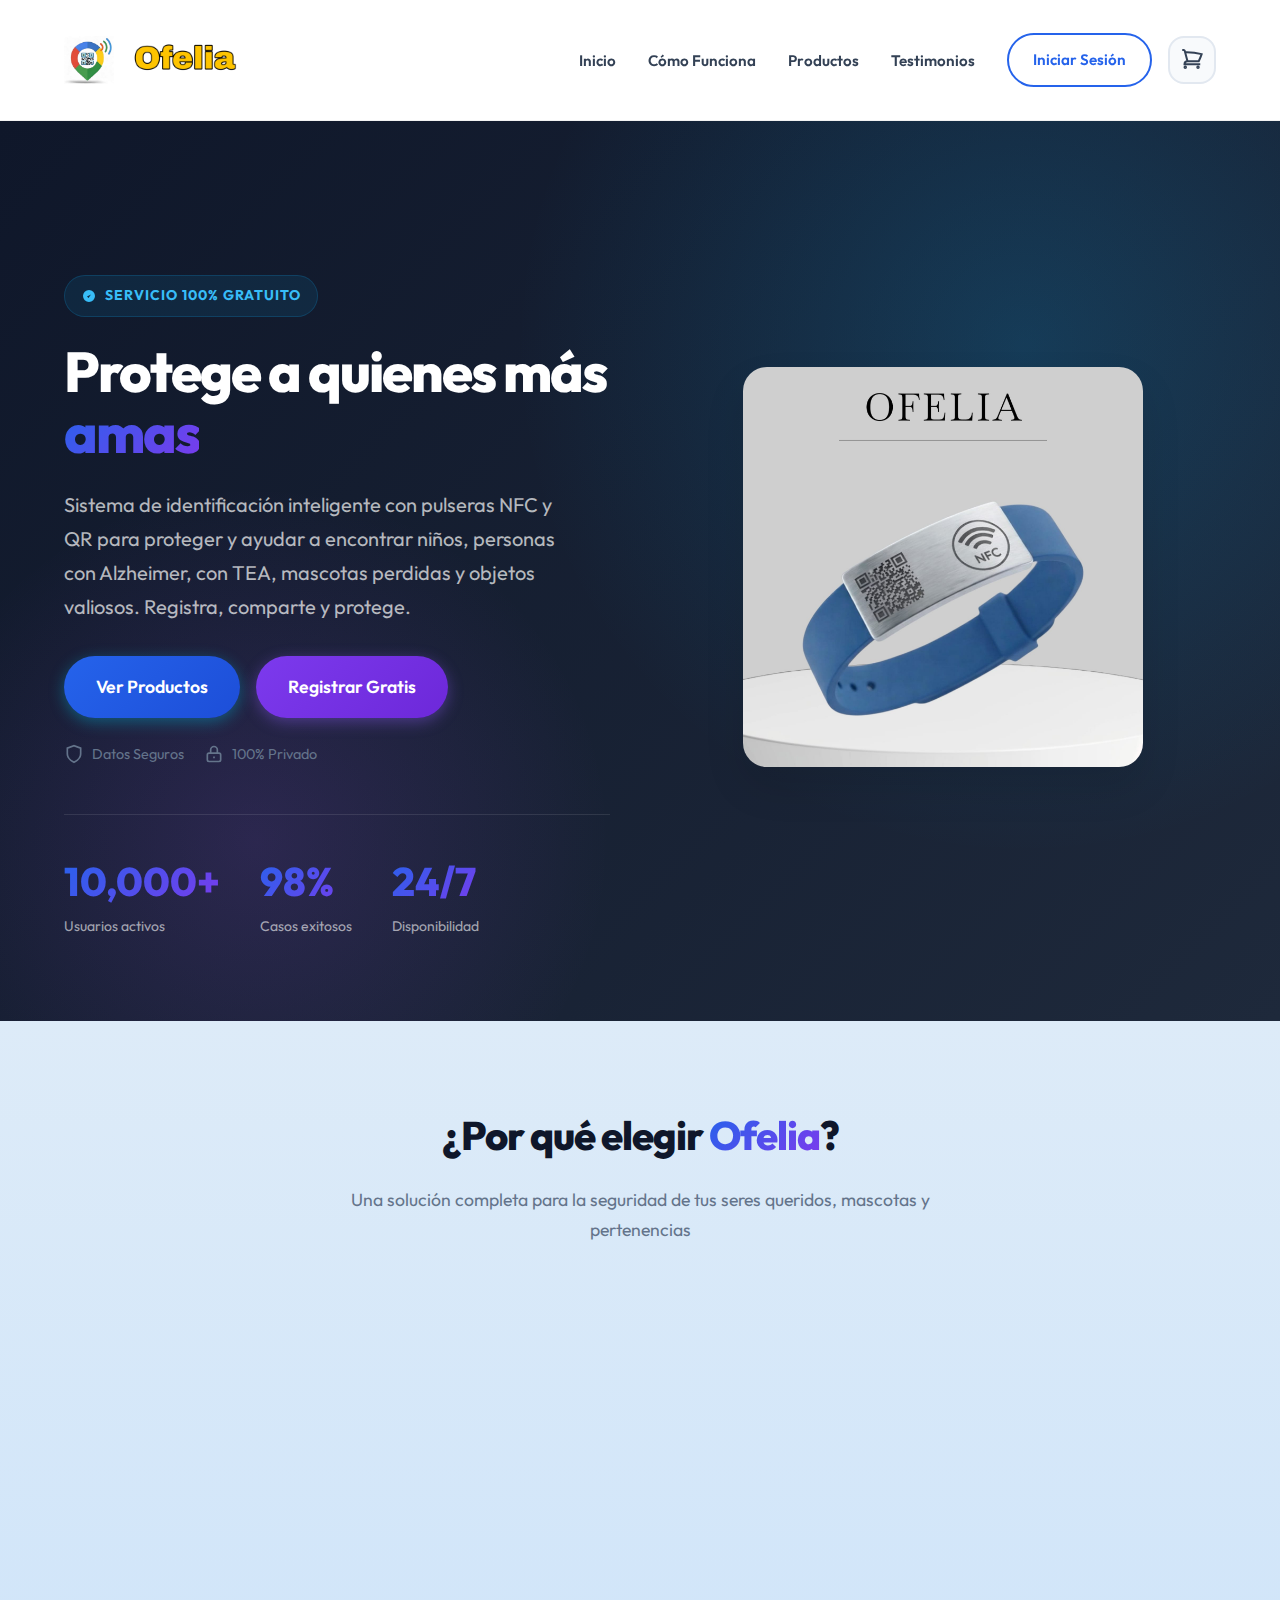
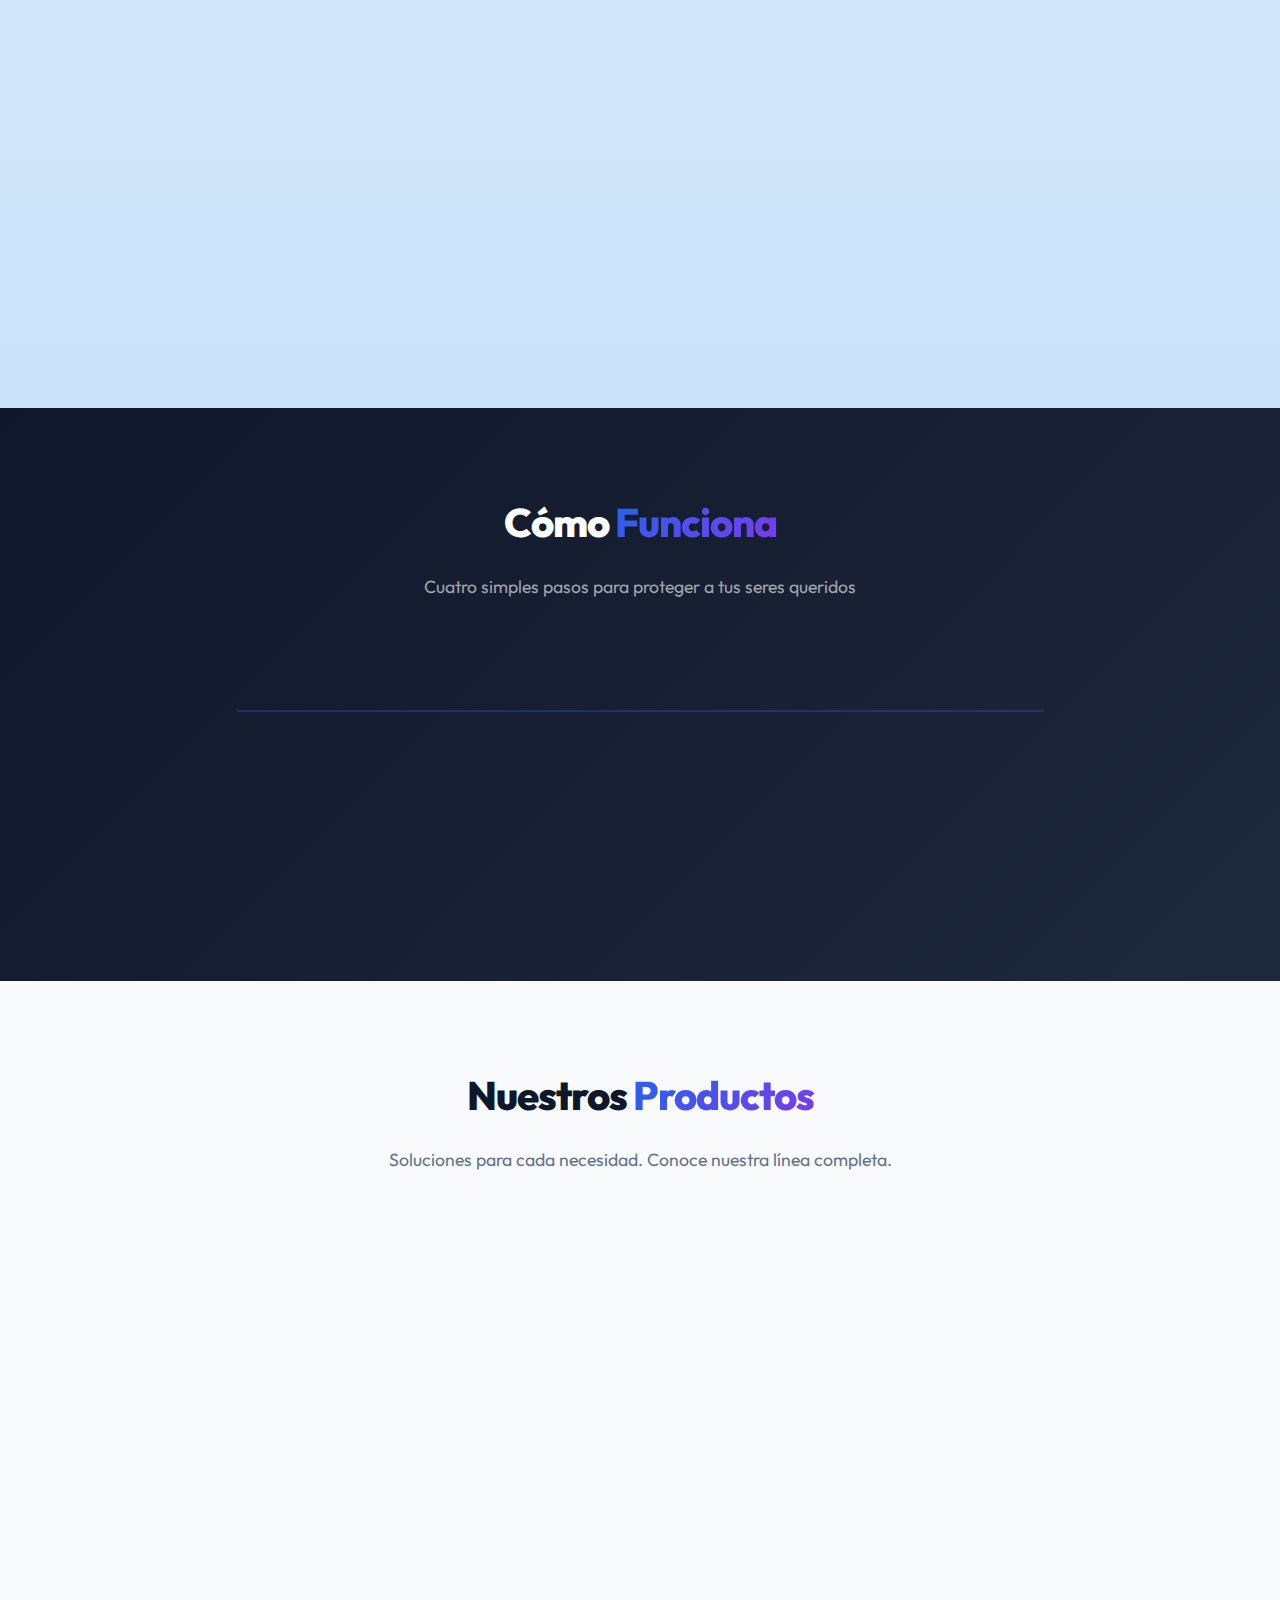
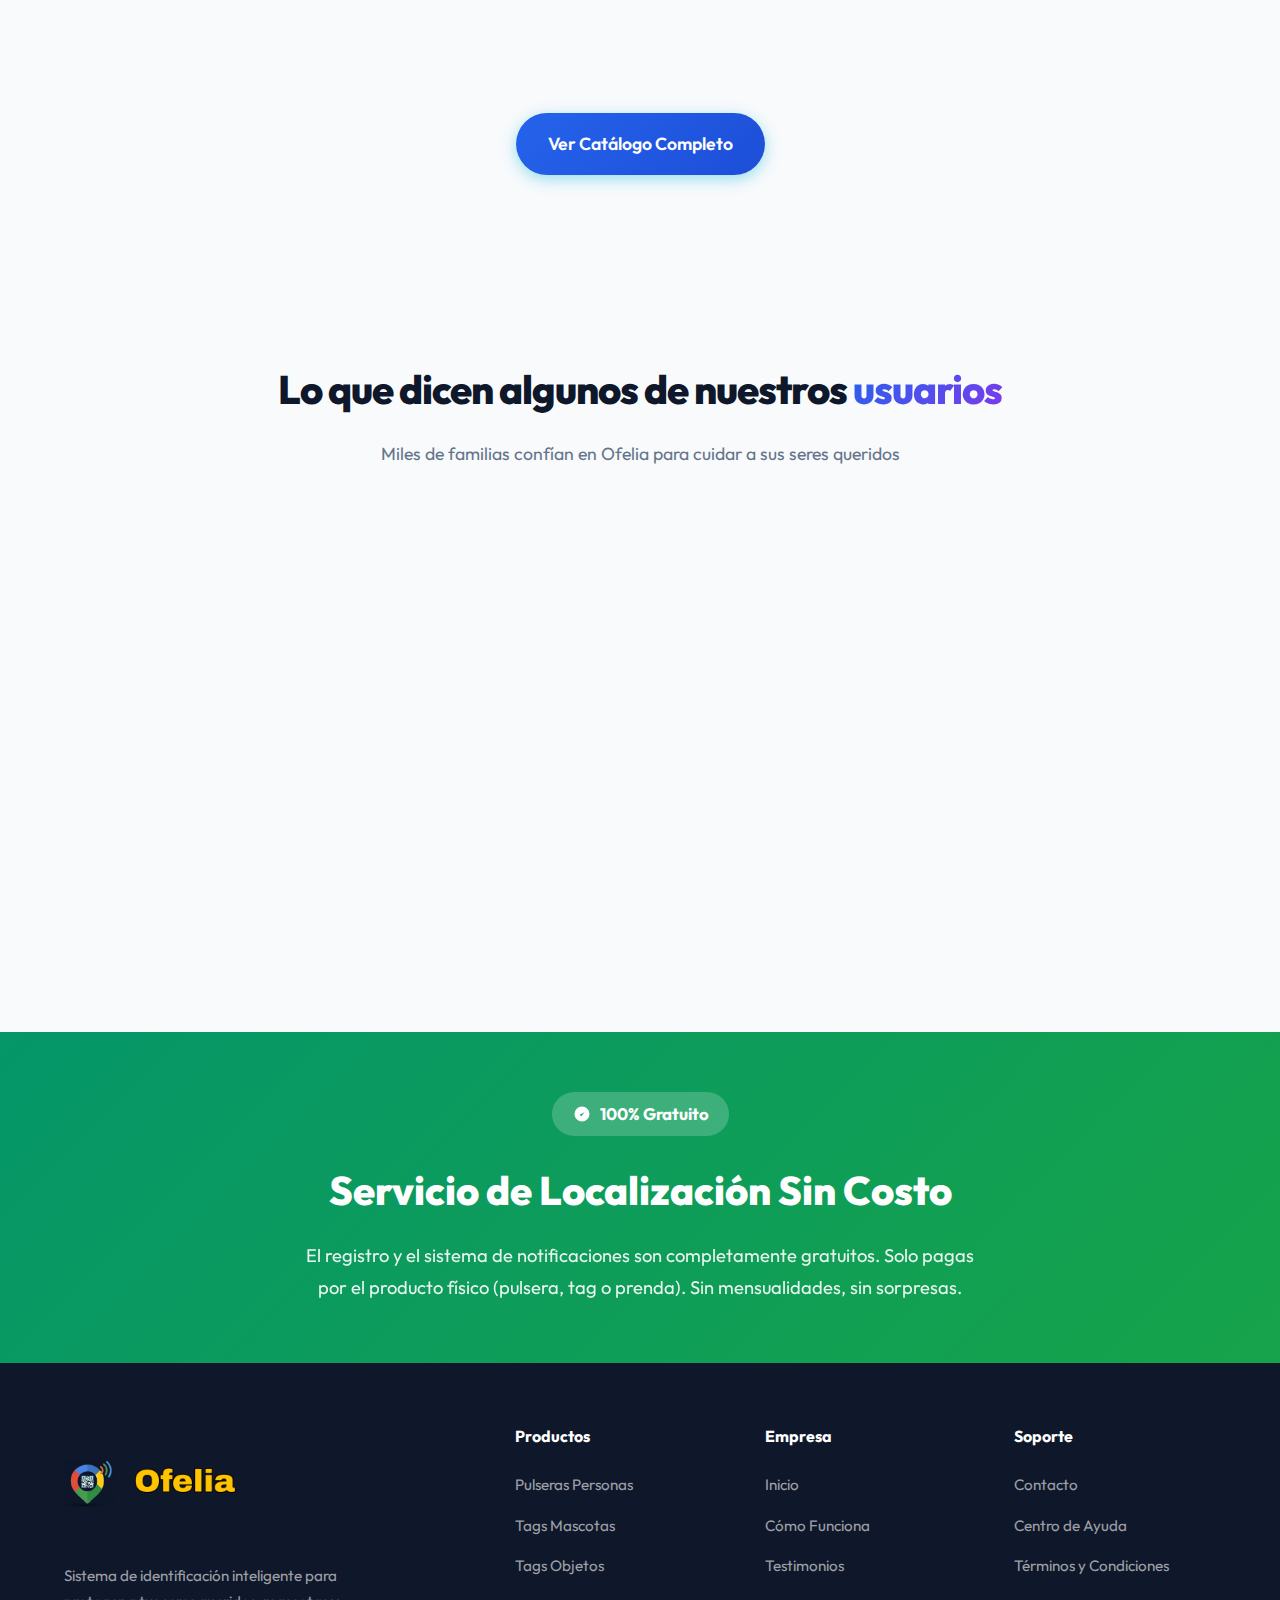
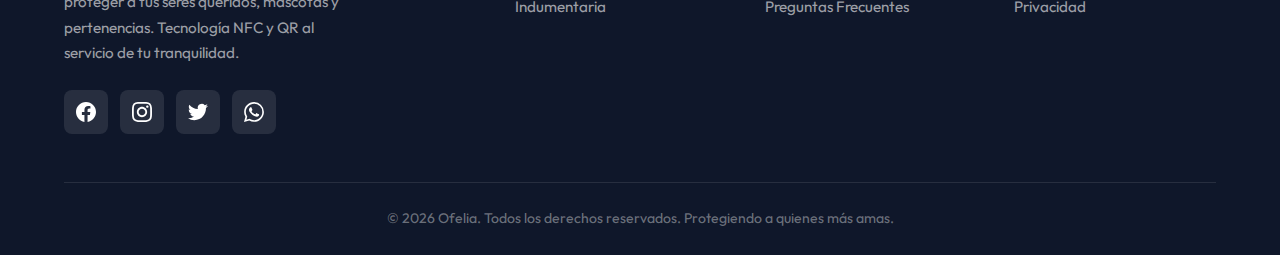
<file: index.html>
<!doctype html>
<html lang="es">
  <head>
    <meta charset="UTF-8" />
    <meta name="viewport" content="width=device-width, initial-scale=1.0" />

    <!-- SEO Meta Tags -->
    <title>
      Ofelia - Pulseras NFC/QR para Personas con Alzheimer, Mascotas y Objetos
    </title>
    <meta
      name="description"
      content="Sistema de identificación gratuito con pulseras NFC/QR para encontrar personas con Alzheimer, mascotas perdidas y objetos. Servicio gratis, solo pagas el producto."
    />
    <meta
      name="keywords"
      content="pulsera alzheimer, identificación personas, QR mascotas, NFC, encontrar personas perdidas, seguridad adultos mayores, tags mascotas"
    />
    <meta name="author" content="Ofelia" />

    <!-- Open Graph / Facebook -->
    <meta property="og:type" content="website" />
    <meta property="og:url" content="https://ofelia.com.ar/" />
    <meta property="og:title" content="Ofelia - Protege a quienes más amas" />
    <meta
      property="og:description"
      content="Pulseras NFC/QR para encontrar personas con Alzheimer, mascotas y objetos. Servicio 100% gratuito."
    />
    <meta property="og:image" content="https://ofelia.com.ar/og-image.jpg" />

    <!-- Twitter -->
    <meta property="twitter:card" content="summary_large_image" />
    <meta property="twitter:url" content="https://ofelia.com.ar/" />
    <meta
      property="twitter:title"
      content="Ofelia - Protege a quienes más amas"
    />
    <meta
      property="twitter:description"
      content="Pulseras NFC/QR para encontrar personas con Alzheimer, mascotas y objetos. Servicio 100% gratuito."
    />

    <!-- Fonts -->
    <link rel="preconnect" href="https://fonts.googleapis.com" />
    <link rel="preconnect" href="https://fonts.gstatic.com" crossorigin />
    <link
      href="https://fonts.googleapis.com/css2?family=Outfit:wght@300;400;600;700;800&display=swap"
      rel="stylesheet"
    />

    <!-- Stylesheets -->
    <link rel="stylesheet" href="landing.css" />

    <!-- Schema.org markup -->
    <script type="application/ld+json">
      {
        "@context": "https://schema.org",
        "@type": "Organization",
        "name": "Ofelia",
        "description": "Sistema de identificación mediante pulseras NFC/QR",
        "url": "https://ofelia.com.ar",
        "logo": "https://ofelia.com.ar/logo.png",
        "contactPoint": {
          "@type": "ContactPoint",
          "contactType": "Customer Service",
          "availableLanguage": "Spanish"
        }
      }
    </script>
  </head>
  <body>
    <!-- HEADER -->
    <header class="header" id="header">
      <div class="container">
        <div class="header-content">
          <a href="#" class="logo">
            <img src="images/logo.png" alt="Ofelia" class="logo-img" />
            <img
              src="images/logo02.png"
              alt="Ofelia"
              class="logo-img logo-img-02"
            />
          </a>

          <nav class="nav">
            <ul class="nav-links">
              <li><a href="#inicio" class="nav-link">Inicio</a></li>
              <li>
                <a href="#como-funciona" class="nav-link">Cómo Funciona</a>
              </li>
              <li><a href="#productos" class="nav-link">Productos</a></li>
              <li><a href="#testimonios" class="nav-link">Testimonios</a></li>
            </ul>

            <div class="nav-actions">
              <a href="login.html" class="btn btn-outline">Iniciar Sesión</a>
              <button
                class="cart-btn"
                onclick="toggleCart()"
                aria-label="Carrito de compras"
              >
                <svg
                  width="24"
                  height="24"
                  viewBox="0 0 24 24"
                  fill="none"
                  stroke="currentColor"
                  stroke-width="2"
                >
                  <path
                    d="M2.25 3h1.386c.51 0 .955.343 1.087.835l.383 1.437M7.5 14.25a3 3 0 00-3 3h15.75m-12.75-3h11.218c1.121-2.3 2.1-4.684 2.924-7.138a60.114 60.114 0 00-16.536-1.84M7.5 14.25L5.106 5.272M6 20.25a.75.75 0 11-1.5 0 .75.75 0 011.5 0zm12.75 0a.75.75 0 11-1.5 0 .75.75 0 011.5 0z"
                  />
                </svg>
                <span class="cart-count" style="display: none">0</span>
              </button>
            </div>
          </nav>

          <button
            class="mobile-menu-btn"
            onclick="toggleMobileMenu()"
            aria-label="Menú"
          >
            <div class="hamburger">
              <span></span>
              <span></span>
              <span></span>
            </div>
          </button>
        </div>
      </div>
    </header>

    <!-- MOBILE MENU -->
    <div class="mobile-nav" id="mobileNav">
      <ul class="mobile-nav-links">
        <li><a href="#inicio" onclick="toggleMobileMenu()">Inicio</a></li>
        <li>
          <a href="#como-funciona" onclick="toggleMobileMenu()"
            >Cómo Funciona</a
          >
        </li>
        <li><a href="#productos" onclick="toggleMobileMenu()">Productos</a></li>
        <li>
          <a href="#testimonios" onclick="toggleMobileMenu()">Testimonios</a>
        </li>
        <li><a href="login.html">Iniciar Sesión</a></li>
      </ul>
    </div>

    <!-- HERO SECTION -->
    <section class="hero" id="inicio">
      <div class="container">
        <div class="hero-content reveal">
          <div class="hero-text">
            <div class="hero-badge">
              <svg
                width="16"
                height="16"
                viewBox="0 0 24 24"
                fill="currentColor"
              >
                <path
                  d="M9 12.75L11.25 15 15 9.75M21 12a9 9 0 11-18 0 9 9 0 0118 0z"
                />
              </svg>
              Servicio 100% Gratuito
            </div>

            <h1 class="hero-title">
              Protege a quienes más <span class="gradient-text">amas</span>
            </h1>

            <p class="hero-description">
              Sistema de identificación inteligente con pulseras NFC y QR para
              proteger y ayudar a encontrar niños, personas con Alzheimer, con
              TEA, mascotas perdidas y objetos valiosos. Registra, comparte y
              protege.
            </p>

            <div class="hero-buttons">
              <a href="#productos" class="btn btn-primary btn-lg"
                >Ver Productos</a
              >
              <a href="register.html" class="btn btn-secondary btn-lg"
                >Registrar Gratis</a
              >
            </div>

            <div
              class="trust-badges"
              style="
                display: flex;
                gap: 20px;
                margin-top: 24px;
                color: var(--text-light);
                font-size: 0.9rem;
              "
            >
              <div style="display: flex; align-items: center; gap: 8px">
                <svg
                  width="20"
                  height="20"
                  viewBox="0 0 24 24"
                  fill="none"
                  stroke="currentColor"
                  stroke-width="2"
                >
                  <path d="M12 22s8-4 8-10V5l-8-3-8 3v7c0 6 8 10 8 10z" />
                </svg>
                <span>Datos Seguros</span>
              </div>
              <div style="display: flex; align-items: center; gap: 8px">
                <svg
                  width="20"
                  height="20"
                  viewBox="0 0 24 24"
                  fill="none"
                  stroke="currentColor"
                  stroke-width="2"
                >
                  <path
                    d="M12 15v2m-6 4h12a2 2 0 002-2v-6a2 2 0 00-2-2H6a2 2 0 00-2 2v6a2 2 0 002 2zm10-10V7a4 4 0 00-8 0v4h8z"
                  />
                </svg>
                <span>100% Privado</span>
              </div>
            </div>

            <div class="hero-stats">
              <div class="stat-item">
                <div class="stat-number">10,000+</div>
                <div class="stat-label">Usuarios activos</div>
              </div>
              <div class="stat-item">
                <div class="stat-number">98%</div>
                <div class="stat-label">Casos exitosos</div>
              </div>
              <div class="stat-item">
                <div class="stat-number">24/7</div>
                <div class="stat-label">Disponibilidad</div>
              </div>
            </div>
          </div>

          <div class="hero-visual">
            <div class="hero-image-container">
              <img
                src="images/hero-real.jpeg"
                alt="Pulsera Ofelia"
                class="hero-image"
                style="
                  width: 100%;
                  height: auto;
                  border-radius: 24px;
                  box-shadow: 0 20px 40px rgba(0, 0, 0, 0.1);
                  transform: translateY(-30px);
                "
              />

              <!-- Floating cards removed as per user request -->
            </div>
          </div>
        </div>
      </div>
    </section>

    <!-- FEATURES SECTION -->
    <section class="section features">
      <div class="container">
        <h2 class="section-title">
          ¿Por qué elegir <span class="gradient-text">Ofelia</span>?
        </h2>
        <p class="section-subtitle">
          Una solución completa para la seguridad de tus seres queridos,
          mascotas y pertenencias
        </p>

        <div class="features-grid">
          <div class="feature-card reveal reveal-delay-1">
            <div class="feature-icon">
              <svg
                width="36"
                height="36"
                viewBox="0 0 24 24"
                fill="none"
                stroke="currentColor"
                stroke-width="2"
              >
                <path d="M12 8v4l3 3m6-3a9 9 0 11-18 0 9 9 0 0118 0z" />
              </svg>
            </div>
            <h3 class="feature-title">Respuesta Inmediata</h3>
            <p class="feature-description">
              Notificaciones instantáneas cuando alguien escanea el QR o NFC de
              tu pulsera. Actúa rápido en situaciones de emergencia.
            </p>
          </div>

          <div class="feature-card reveal reveal-delay-2">
            <div class="feature-icon">
              <svg
                width="36"
                height="36"
                viewBox="0 0 24 24"
                fill="none"
                stroke="currentColor"
                stroke-width="2"
              >
                <path
                  d="M12 15v2m-6 4h12a2 2 0 002-2v-6a2 2 0 00-2-2H6a2 2 0 00-2 2v6a2 2 0 002 2zm10-10V7a4 4 0 00-8 0v4h8z"
                />
              </svg>
            </div>
            <h3 class="feature-title">100% Privado y Seguro</h3>
            <p class="feature-description">
              Tus datos están protegidos con encriptación de nivel bancario.
              Solo tú decides qué información compartir.
            </p>
          </div>

          <div class="feature-card reveal reveal-delay-3">
            <div class="feature-icon">
              <svg
                width="36"
                height="36"
                viewBox="0 0 24 24"
                fill="none"
                stroke="currentColor"
                stroke-width="2"
              >
                <path
                  d="M3 10h18M7 15h1m4 0h1m-7 4h12a3 3 0 003-3V8a3 3 0 00-3-3H6a3 3 0 00-3 3v8a3 3 0 003 3z"
                />
              </svg>
            </div>
            <h3 class="feature-title">Sin Costo Mensual</h3>
            <p class="feature-description">
              El servicio de registro y localización es completamente gratuito.
              Solo pagas por el producto físico una única vez.
            </p>
          </div>

          <div class="feature-card reveal reveal-delay-1">
            <div class="feature-icon">
              <svg
                width="36"
                height="36"
                viewBox="0 0 24 24"
                fill="none"
                stroke="currentColor"
                stroke-width="2"
              >
                <path d="M13 10V3L4 14h7v7l9-11h-7z" />
              </svg>
            </div>
            <h3 class="feature-title">Sin Baterías</h3>
            <p class="feature-description">
              Nuestros dispositivos no utilizan batería ni necesitan recarga.
              Siempre listos para funcionar, sin preocupaciones.
            </p>
          </div>

          <div class="feature-card reveal reveal-delay-2">
            <div class="feature-icon">
              <svg
                width="36"
                height="36"
                viewBox="0 0 24 24"
                fill="none"
                stroke="currentColor"
                stroke-width="2"
              >
                <path
                  d="M3.055 11H5a2 2 0 012 2v1a2 2 0 002 2 2 2 0 012 2v2.945M8 3.935V5.5A2.5 2.5 0 0010.5 8h.5a2 2 0 012 2 2 2 0 104 0 2 2 0 012-2h1.064M15 20.488V18a2 2 0 012-2h3.064M21 12a9 9 0 11-18 0 9 9 0 0118 0z"
                />
              </svg>
            </div>
            <h3 class="feature-title">Cobertura Global</h3>
            <p class="feature-description">
              Funciona en cualquier parte del mundo. Ideal para viajes y
              vacaciones con tranquilidad total.
            </p>
          </div>

          <div class="feature-card reveal reveal-delay-3">
            <div class="feature-icon">
              <svg
                width="36"
                height="36"
                viewBox="0 0 24 24"
                fill="none"
                stroke="currentColor"
                stroke-width="2"
              >
                <path
                  d="M4.318 6.318a4.5 4.5 0 000 6.364L12 20.364l7.682-7.682a4.5 4.5 0 00-6.364-6.364L12 7.636l-1.318-1.318a4.5 4.5 0 00-6.364 0z"
                />
              </svg>
            </div>
            <h3 class="feature-title">Múltiples Contactos</h3>
            <p class="feature-description">
              Registra varios números de contacto de emergencia. Todos serán
              notificados simultáneamente.
            </p>
          </div>
        </div>
      </div>
    </section>

    <!-- HOW IT WORKS -->
    <section class="section section-dark how-it-works" id="como-funciona">
      <div class="container">
        <h2 class="section-title" style="color: white">
          Cómo <span class="gradient-text">Funciona</span>
        </h2>
        <p class="section-subtitle">
          Cuatro simples pasos para proteger a tus seres queridos
        </p>

        <div class="steps-container">
          <div class="step-card reveal reveal-delay-1">
            <div class="step-number">1</div>
            <h3 class="step-title">Compra tu Producto</h3>
            <p class="step-description">
              Elige la pulsera, tag o prenda que mejor se adapte a tus
              necesidades.
            </p>
          </div>

          <div class="step-card reveal reveal-delay-2">
            <div class="step-number">2</div>
            <h3 class="step-title">Registra Información</h3>
            <p class="step-description">
              Escanea el QR y completa el formulario con los datos de contacto
              de emergencia.
            </p>
          </div>

          <div class="step-card reveal reveal-delay-3">
            <div class="step-number">3</div>
            <h3 class="step-title">Úsalo Siempre</h3>
            <p class="step-description">
              La persona, mascota u objeto lleva el identificador en todo
              momento.
            </p>
          </div>

          <div class="step-card reveal reveal-delay-1">
            <div class="step-number">4</div>
            <h3 class="step-title">Conexión Inmediata</h3>
            <p class="step-description">
              Al escanear, se muestra la info de contacto y se notifica a los
              responsables.
            </p>
          </div>
        </div>
      </div>
    </section>

    <!-- PRODUCTS SECTION -->
    <section class="section products" id="productos">
      <div class="container">
        <h2 class="section-title">
          Nuestros <span class="gradient-text">Productos</span>
        </h2>
        <p class="section-subtitle">
          Soluciones para cada necesidad. Conoce nuestra línea completa.
        </p>

        <div class="products-grid">
          <!-- Product 1: Pulsera Alzheimer -->
          <article class="product-card reveal reveal-delay-1">
            <div class="product-image">
              <img
                src="images/pulsera-alzheimer.png"
                alt="Pulsera NFC/QR para personas con Alzheimer"
              />
              <span class="product-badge">Más Vendido</span>
            </div>
            <div class="product-content">
              <div class="product-category">Para Personas</div>
              <h3 class="product-name">Pulsera Alzheimer</h3>
              <p class="product-description">
                Pulsera elegante y cómoda con NFC y QR. Ideal para adultos
                mayores con Alzheimer o demencia.
              </p>
            </div>
          </article>

          <!-- Product 3: Tag Mascotas -->
          <article class="product-card reveal reveal-delay-2">
            <div class="product-image">
              <img
                src="images/tag-mascotas.png"
                alt="Tag QR para mascotas - perros y gatos"
              />
              <span class="product-badge">Nuevo</span>
            </div>
            <div class="product-content">
              <div class="product-category">Para Mascotas</div>
              <h3 class="product-name">Tag Mascotas</h3>
              <p class="product-description">
                Identificador tipo llavero para collar de perros y gatos. Metal
                premium con QR grabado.
              </p>
            </div>
          </article>

          <!-- Product 4: Remeras Ofelia -->
          <article class="product-card reveal reveal-delay-3">
            <div class="product-image">
              <img
                src="images/remera-qr-mujer.png"
                alt="Remera con QR Ofelia para adultos mayores"
              />
            </div>
            <div class="product-content">
              <div class="product-category">Indumentaria</div>
              <h3 class="product-name">Remeras Ofelia</h3>
              <p class="product-description">
                Remeras de algodón premium con código QR integrado. Comodidad y
                seguridad para que tus seres queridos estén siempre
                identificados.
              </p>
            </div>
          </article>
        </div>

        <div
          class="section-footer"
          style="text-align: center; margin-top: 40px"
        >
          <a href="productos.html" class="btn btn-primary btn-lg"
            >Ver Catálogo Completo</a
          >
        </div>
      </div>
    </section>

    <!-- TESTIMONIALS -->
    <section class="section testimonials" id="testimonios">
      <div class="container">
        <h2 class="section-title">
          Lo que dicen algunos de nuestros
          <span class="gradient-text">usuarios</span>
        </h2>
        <p class="section-subtitle">
          Miles de familias confían en Ofelia para cuidar a sus seres queridos
        </p>

        <div class="testimonials-grid">
          <div class="testimonial-card reveal reveal-delay-1">
            <div class="testimonial-quote">"</div>
            <p class="testimonial-text">
              Mi madre tiene Alzheimer y se desorienta constantemente. Gracias a
              la pulsera Ofelia, ya la encontramos dos veces en menos de media
              hora. Es un alivio enorme saber que está protegida.
            </p>
            <div class="testimonial-author">
              <svg
                class="testimonial-avatar"
                width="56"
                height="56"
                viewBox="0 0 100 100"
              >
                <circle cx="50" cy="50" r="50" fill="#e0f2fe" />
                <circle cx="50" cy="35" r="18" fill="#0ea5e9" />
                <ellipse cx="50" cy="75" rx="30" ry="25" fill="#0ea5e9" />
              </svg>
              <div class="testimonial-info">
                <strong>María González</strong>
                <span>Buenos Aires, Argentina</span>
                <div class="testimonial-stars">★★★★★</div>
              </div>
            </div>
          </div>

          <div class="testimonial-card reveal reveal-delay-2">
            <div class="testimonial-quote">"</div>
            <p class="testimonial-text">
              Perdí a mi perro Max en el parque y alguien lo encontró a las 3
              horas. Escaneó el tag y me llamó inmediatamente. No puedo
              agradecer lo suficiente a Ofelia por reunirme con mi mejor amigo.
            </p>
            <div class="testimonial-author">
              <svg
                class="testimonial-avatar"
                width="56"
                height="56"
                viewBox="0 0 100 100"
              >
                <circle cx="50" cy="50" r="50" fill="#dcfce7" />
                <circle cx="50" cy="35" r="18" fill="#22c55e" />
                <ellipse cx="50" cy="75" rx="30" ry="25" fill="#22c55e" />
              </svg>
              <div class="testimonial-info">
                <strong>Carlos Rodríguez</strong>
                <span>Córdoba, Argentina</span>
                <div class="testimonial-stars">★★★★★</div>
              </div>
            </div>
          </div>

          <div class="testimonial-card reveal reveal-delay-3">
            <div class="testimonial-quote">"</div>
            <p class="testimonial-text">
              Viajé a Europa y perdí mi valija en el aeropuerto. El tag de
              Ofelia permitió que la aerolínea me contactara rápidamente.
              Recuperé todo sin problemas. ¡Producto imprescindible!
            </p>
            <div class="testimonial-author">
              <svg
                class="testimonial-avatar"
                width="56"
                height="56"
                viewBox="0 0 100 100"
              >
                <circle cx="50" cy="50" r="50" fill="#fef3c7" />
                <circle cx="50" cy="35" r="18" fill="#f59e0b" />
                <ellipse cx="50" cy="75" rx="30" ry="25" fill="#f59e0b" />
              </svg>
              <div class="testimonial-info">
                <strong>Laura Martínez</strong>
                <span>Mendoza, Argentina</span>
                <div class="testimonial-stars">★★★★★</div>
              </div>
            </div>
          </div>
        </div>
      </div>
    </section>

    <!-- FREE SERVICE BANNER -->
    <section class="free-banner">
      <div class="container">
        <div class="free-banner-content">
          <div class="free-badge">
            <svg width="20" height="20" viewBox="0 0 24 24" fill="currentColor">
              <path
                d="M9 12.75L11.25 15 15 9.75M21 12a9 9 0 11-18 0 9 9 0 0118 0z"
              />
            </svg>
            100% Gratuito
          </div>
          <h2>Servicio de Localización Sin Costo</h2>
          <p>
            El registro y el sistema de notificaciones son completamente
            gratuitos. Solo pagas por el producto físico (pulsera, tag o
            prenda). Sin mensualidades, sin sorpresas.
          </p>
        </div>
      </div>
    </section>

    <!-- FOOTER -->
    <footer class="footer">
      <div class="container">
        <div class="footer-content">
          <div class="footer-brand">
            <div class="footer-logo">
              <img src="images/logo.png" alt="Ofelia" class="logo-img" />
              <img
                src="images/logo02.png"
                alt="Ofelia"
                class="logo-img logo-img-02"
              />
            </div>
            <p class="footer-description">
              Sistema de identificación inteligente para proteger a tus seres
              queridos, mascotas y pertenencias. Tecnología NFC y QR al servicio
              de tu tranquilidad.
            </p>
            <div class="social-links">
              <a href="#" class="social-link" aria-label="Facebook">
                <svg
                  width="20"
                  height="20"
                  viewBox="0 0 24 24"
                  fill="currentColor"
                >
                  <path
                    d="M24 12.073c0-6.627-5.373-12-12-12s-12 5.373-12 12c0 5.99 4.388 10.954 10.125 11.854v-8.385H7.078v-3.47h3.047V9.43c0-3.007 1.792-4.669 4.533-4.669 1.312 0 2.686.235 2.686.235v2.953H15.83c-1.491 0-1.956.925-1.956 1.874v2.25h3.328l-.532 3.47h-2.796v8.385C19.612 23.027 24 18.062 24 12.073z"
                  />
                </svg>
              </a>
              <a href="#" class="social-link" aria-label="Instagram">
                <svg
                  width="20"
                  height="20"
                  viewBox="0 0 24 24"
                  fill="currentColor"
                >
                  <path
                    d="M12 2.163c3.204 0 3.584.012 4.85.07 3.252.148 4.771 1.691 4.919 4.919.058 1.265.069 1.645.069 4.849 0 3.205-.012 3.584-.069 4.849-.149 3.225-1.664 4.771-4.919 4.919-1.266.058-1.644.07-4.85.07-3.204 0-3.584-.012-4.849-.07-3.26-.149-4.771-1.699-4.919-4.92-.058-1.265-.07-1.644-.07-4.849 0-3.204.013-3.583.07-4.849.149-3.227 1.664-4.771 4.919-4.919 1.266-.057 1.645-.069 4.849-.069zm0-2.163c-3.259 0-3.667.014-4.947.072-4.358.2-6.78 2.618-6.98 6.98-.059 1.281-.073 1.689-.073 4.948 0 3.259.014 3.668.072 4.948.2 4.358 2.618 6.78 6.98 6.98 1.281.058 1.689.072 4.948.072 3.259 0 3.668-.014 4.948-.072 4.354-.2 6.782-2.618 6.979-6.98.059-1.28.073-1.689.073-4.948 0-3.259-.014-3.667-.072-4.947-.196-4.354-2.617-6.78-6.979-6.98-1.281-.059-1.69-.073-4.949-.073zm0 5.838c-3.403 0-6.162 2.759-6.162 6.162s2.759 6.163 6.162 6.163 6.162-2.759 6.162-6.163c0-3.403-2.759-6.162-6.162-6.162zm0 10.162c-2.209 0-4-1.79-4-4 0-2.209 1.791-4 4-4s4 1.791 4 4c0 2.21-1.791 4-4 4zm6.406-11.845c-.796 0-1.441.645-1.441 1.44s.645 1.44 1.441 1.44c.795 0 1.439-.645 1.439-1.44s-.644-1.44-1.439-1.44z"
                  />
                </svg>
              </a>
              <a href="#" class="social-link" aria-label="Twitter">
                <svg
                  width="20"
                  height="20"
                  viewBox="0 0 24 24"
                  fill="currentColor"
                >
                  <path
                    d="M23.953 4.57a10 10 0 01-2.825.775 4.958 4.958 0 002.163-2.723c-.951.555-2.005.959-3.127 1.184a4.92 4.92 0 00-8.384 4.482C7.69 8.095 4.067 6.13 1.64 3.162a4.822 4.822 0 00-.666 2.475c0 1.71.87 3.213 2.188 4.096a4.904 4.904 0 01-2.228-.616v.06a4.923 4.923 0 003.946 4.827 4.996 4.996 0 01-2.212.085 4.936 4.936 0 004.604 3.417 9.867 9.867 0 01-6.102 2.105c-.39 0-.779-.023-1.17-.067a13.995 13.995 0 007.557 2.209c9.053 0 13.998-7.496 13.998-13.985 0-.21 0-.42-.015-.63A9.935 9.935 0 0024 4.59z"
                  />
                </svg>
              </a>
              <a href="#" class="social-link" aria-label="WhatsApp">
                <svg
                  width="20"
                  height="20"
                  viewBox="0 0 24 24"
                  fill="currentColor"
                >
                  <path
                    d="M17.472 14.382c-.297-.149-1.758-.867-2.03-.967-.273-.099-.471-.148-.67.15-.197.297-.767.966-.94 1.164-.173.199-.347.223-.644.075-.297-.15-1.255-.463-2.39-1.475-.883-.788-1.48-1.761-1.653-2.059-.173-.297-.018-.458.13-.606.134-.133.298-.347.446-.52.149-.174.198-.298.298-.497.099-.198.05-.371-.025-.52-.075-.149-.669-1.612-.916-2.207-.242-.579-.487-.5-.669-.51-.173-.008-.371-.01-.57-.01-.198 0-.52.074-.792.372-.272.297-1.04 1.016-1.04 2.479 0 1.462 1.065 2.875 1.213 3.074.149.198 2.096 3.2 5.077 4.487.709.306 1.262.489 1.694.625.712.227 1.36.195 1.871.118.571-.085 1.758-.719 2.006-1.413.248-.694.248-1.289.173-1.413-.074-.124-.272-.198-.57-.347m-5.421 7.403h-.004a9.87 9.87 0 01-5.031-1.378l-.361-.214-3.741.982.998-3.648-.235-.374a9.86 9.86 0 01-1.51-5.26c.001-5.45 4.436-9.884 9.888-9.884 2.64 0 5.122 1.03 6.988 2.898a9.825 9.825 0 012.893 6.994c-.003 5.45-4.437 9.884-9.885 9.884m8.413-18.297A11.815 11.815 0 0012.05 0C5.495 0 .16 5.335.157 11.892c0 2.096.547 4.142 1.588 5.945L0 24l6.305-1.654a11.882 11.882 0 005.683 1.448h.005c6.554 0 11.89-5.335 11.893-11.893a11.821 11.821 0 00-3.48-8.413z"
                  />
                </svg>
              </a>
            </div>
          </div>

          <div class="footer-column">
            <h4>Productos</h4>
            <ul class="footer-links">
              <li><a href="#productos">Pulseras Personas</a></li>
              <li><a href="#productos">Tags Mascotas</a></li>
              <li><a href="#productos">Tags Objetos</a></li>
              <li><a href="#productos">Indumentaria</a></li>
            </ul>
          </div>

          <div class="footer-column">
            <h4>Empresa</h4>
            <ul class="footer-links">
              <li><a href="#inicio">Inicio</a></li>
              <li><a href="#como-funciona">Cómo Funciona</a></li>
              <li><a href="#testimonios">Testimonios</a></li>
              <li><a href="faq.html">Preguntas Frecuentes</a></li>
            </ul>
          </div>

          <div class="footer-column">
            <h4>Soporte</h4>
            <ul class="footer-links">
              <li><a href="contacto.html">Contacto</a></li>
              <li><a href="faq.html">Centro de Ayuda</a></li>
              <li><a href="#">Términos y Condiciones</a></li>
              <li><a href="#">Privacidad</a></li>
            </ul>
          </div>
        </div>

        <div class="footer-bottom">
          <p>
            &copy; 2026 Ofelia. Todos los derechos reservados. Protegiendo a
            quienes más amas.
          </p>
        </div>
      </div>
    </footer>

    <!-- CART MODAL -->
    <div class="cart-overlay" id="cartOverlay" onclick="toggleCart()"></div>
    <div class="cart-modal" id="cartModal">
      <div class="cart-header">
        <h3>Mi Carrito</h3>
        <button
          class="cart-close"
          onclick="toggleCart()"
          aria-label="Cerrar carrito"
        >
          <svg
            width="24"
            height="24"
            viewBox="0 0 24 24"
            fill="none"
            stroke="currentColor"
            stroke-width="2"
          >
            <path d="M6 18L18 6M6 6l12 12" />
          </svg>
        </button>
      </div>

      <div class="cart-items" id="cartItems">
        <div class="cart-empty">
          <svg
            viewBox="0 0 24 24"
            fill="none"
            stroke="currentColor"
            stroke-width="1.5"
          >
            <path
              d="M2.25 3h1.386c.51 0 .955.343 1.087.835l.383 1.437M7.5 14.25a3 3 0 00-3 3h15.75m-12.75-3h11.218c1.121-2.3 2.1-4.684 2.924-7.138a60.114 60.114 0 00-16.536-1.84M7.5 14.25L5.106 5.272M6 20.25a.75.75 0 11-1.5 0 .75.75 0 011.5 0zm12.75 0a.75.75 0 11-1.5 0 .75.75 0 011.5 0z"
            />
          </svg>
          <p>Tu carrito está vacío</p>
        </div>
      </div>

      <div class="cart-footer">
        <div class="cart-subtotal">
          <span>Subtotal:</span>
          <span id="cartSubtotal">$0</span>
        </div>
        <button
          class="btn btn-primary cart-checkout"
          onclick="window.location.href = 'register.html'"
        >
          Finalizar Compra
        </button>
      </div>
    </div>

    <!-- Scripts -->
    <script src="script.js"></script>
    <script src="cart.js"></script>
  </body>
</html>
</file>
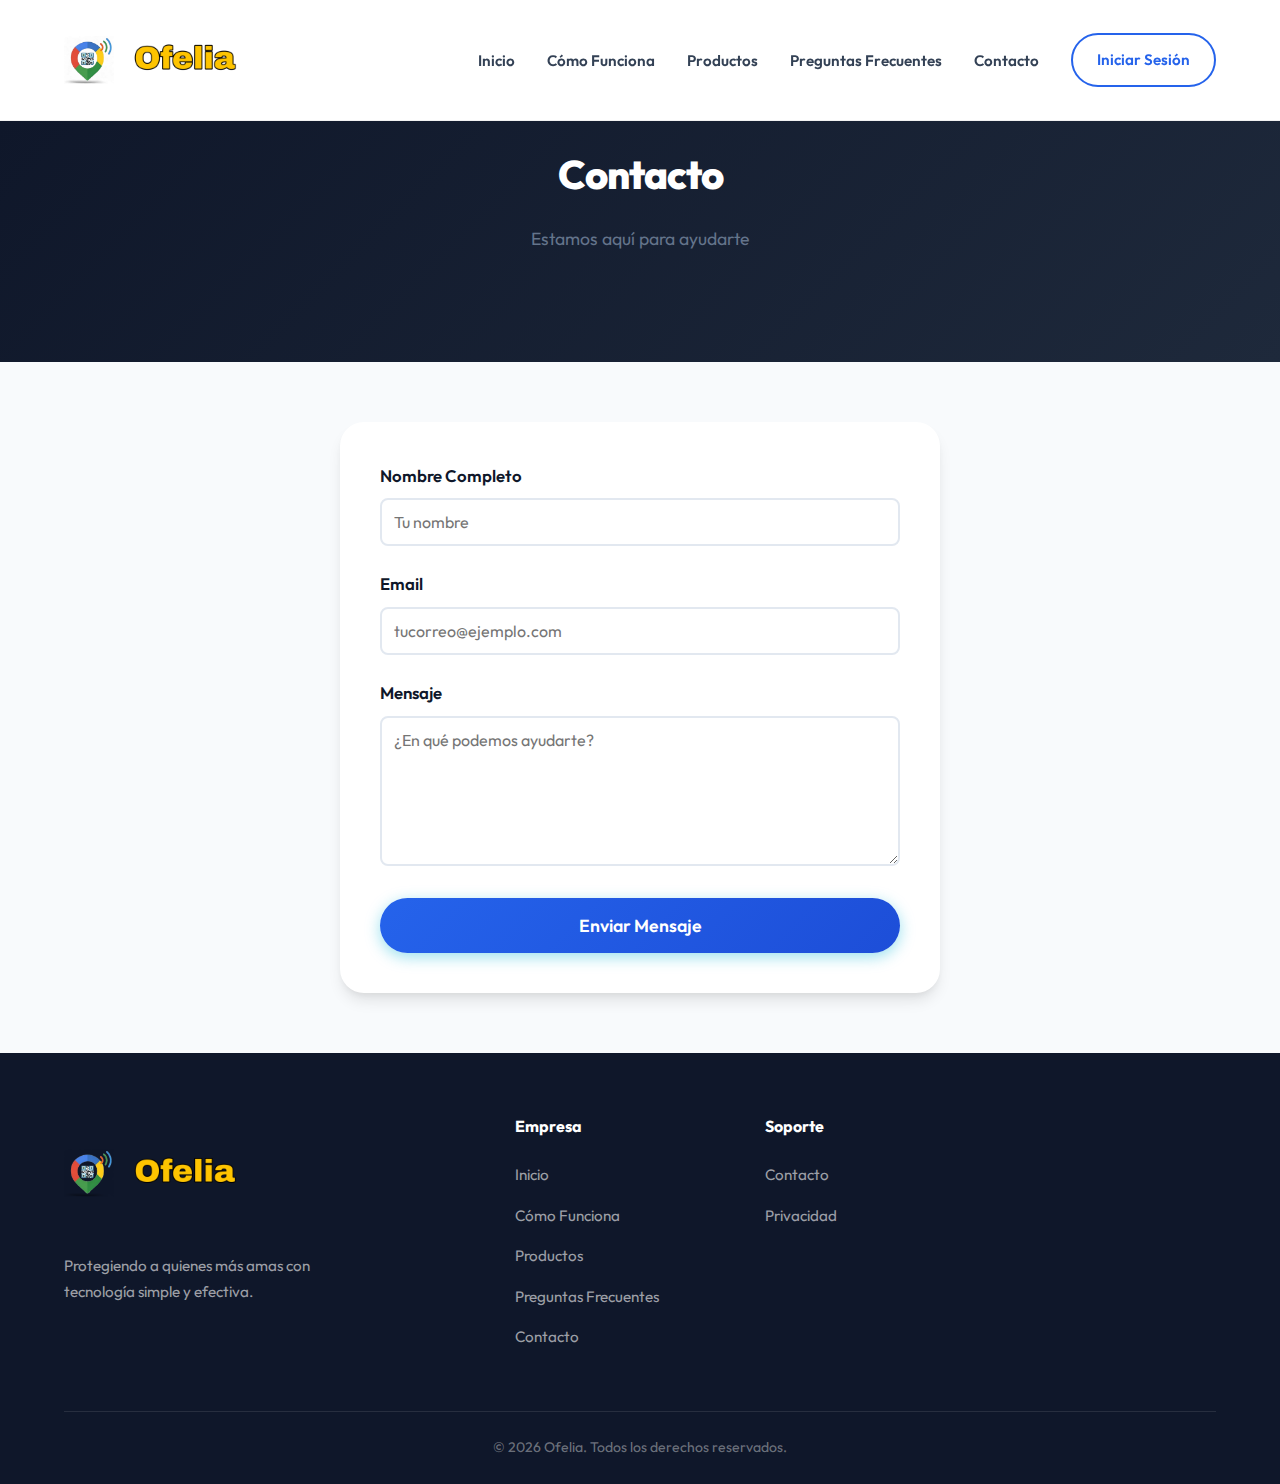
<file: contacto.html>
<!doctype html>
<html lang="es">
  <head>
    <meta charset="UTF-8" />
    <meta name="viewport" content="width=device-width, initial-scale=1.0" />
    <title>Contacto - Ofelia</title>
    <meta
      name="description"
      content="Contáctanos para cualquier duda o consulta sobre Ofelia."
    />
    <link rel="preconnect" href="https://fonts.googleapis.com" />
    <link rel="preconnect" href="https://fonts.gstatic.com" crossorigin />
    <link
      href="https://fonts.googleapis.com/css2?family=Outfit:wght@300;400;600;700;800&display=swap"
      rel="stylesheet"
    />
    <link rel="stylesheet" href="landing.css" />
    <style>
      .page-hero {
        padding-top: calc(140px - var(--header-height));
        padding-bottom: 60px;
        background: linear-gradient(135deg, var(--bg-dark) 0%, var(--bg-dark-2) 100%);
        color: white;
        text-align: center;
      }
      .contact-section {
        padding: 60px 0;
        background: var(--bg-light);
      }
      .contact-form {
        background: var(--bg-card);
        padding: 40px;
        border-radius: var(--radius-lg);
        box-shadow: var(--shadow-md);
        max-width: 600px;
        margin: 0 auto;
      }
      .form-group {
        margin-bottom: 24px;
      }
      .form-label {
        display: block;
        margin-bottom: 8px;
        font-weight: 600;
        color: var(--text-dark);
      }
      .form-input, .form-textarea {
        width: 100%;
        padding: 12px;
        border: 2px solid #e2e8f0;
        border-radius: var(--radius-sm);
        font-family: inherit;
        font-size: 1rem;
        transition: border-color 0.3s;
      }
      .form-input:focus, .form-textarea:focus {
        outline: none;
        border-color: var(--primary);
      }
      .form-textarea {
        height: 150px;
        resize: vertical;
      }
    </style>
  </head>
  <body>
    <!-- HEADER -->
    <header class="header" id="header">
      <div class="container">
        <div class="header-content">
          <a href="index.html" class="logo">
            <img src="images/logo.png" alt="Ofelia" class="logo-img" />
            <img
              src="images/logo02.png"
              alt="Ofelia"
              class="logo-img logo-img-02"
            />
          </a>

          <nav class="nav">
            <ul class="nav-links">
              <li><a href="index.html#inicio" class="nav-link">Inicio</a></li>
              <li><a href="index.html#como-funciona" class="nav-link">Cómo Funciona</a></li>
              <li><a href="index.html#productos" class="nav-link">Productos</a></li>
              <li><a href="faq.html" class="nav-link">Preguntas Frecuentes</a></li>
              <li><a href="contacto.html" class="nav-link">Contacto</a></li>
            </ul>

            <div class="nav-actions">
              <a href="login.html" class="btn btn-outline">Iniciar Sesión</a>
            </div>
          </nav>

          <button class="mobile-menu-btn" onclick="toggleMobileMenu()">
            <div class="hamburger">
              <span></span>
              <span></span>
              <span></span>
            </div>
          </button>
        </div>
      </div>
    </header>

    <!-- MOBILE MENU -->
    <div class="mobile-nav" id="mobileNav">
      <ul class="mobile-nav-links">
        <li><a href="index.html#inicio">Inicio</a></li>
        <li><a href="index.html#como-funciona">Cómo Funciona</a></li>
        <li><a href="index.html#productos">Productos</a></li>
        <li><a href="faq.html">Preguntas Frecuentes</a></li>
        <li><a href="contacto.html">Contacto</a></li>
        <li><a href="login.html">Iniciar Sesión</a></li>
      </ul>
    </div>

    <!-- PAGE HERO -->
    <section class="page-hero">
      <div class="container">
        <h1 class="section-title" style="color: white;">Contacto</h1>
        <p class="section-subtitle">Estamos aquí para ayudarte</p>
      </div>
    </section>

    <!-- CONTACT FORM -->
    <section class="contact-section">
      <div class="container">
        <form class="contact-form">
          <div class="form-group">
            <label class="form-label" for="name">Nombre Completo</label>
            <input type="text" id="name" class="form-input" placeholder="Tu nombre" required />
          </div>
          <div class="form-group">
            <label class="form-label" for="email">Email</label>
            <input type="email" id="email" class="form-input" placeholder="tucorreo@ejemplo.com" required />
          </div>
          <div class="form-group">
            <label class="form-label" for="message">Mensaje</label>
            <textarea id="message" class="form-textarea" placeholder="¿En qué podemos ayudarte?" required></textarea>
          </div>
          <button type="submit" class="btn btn-primary btn-lg" style="width: 100%;">Enviar Mensaje</button>
        </form>
      </div>
    </section>

    <!-- FOOTER -->
    <footer class="footer">
      <div class="container">
        <div class="footer-content">
          <div class="footer-brand">
            <div class="footer-logo">
              <img src="images/logo.png" alt="Ofelia" class="logo-img" />
              <img
                src="images/logo02.png"
                alt="Ofelia"
                class="logo-img logo-img-02"
              />
            </div>
            <p class="footer-description">
              Protegiendo a quienes más amas con tecnología simple y efectiva.
            </p>
          </div>
          <div class="footer-column">
            <h4>Empresa</h4>
            <ul class="footer-links">
              <li><a href="index.html#inicio">Inicio</a></li>
              <li><a href="index.html#como-funciona">Cómo Funciona</a></li>
              <li><a href="index.html#productos">Productos</a></li>
              <li><a href="faq.html">Preguntas Frecuentes</a></li>
              <li><a href="contacto.html">Contacto</a></li>
            </ul>
          </div>
          <div class="footer-column">
            <h4>Soporte</h4>
            <ul class="footer-links">
              <li><a href="contacto.html">Contacto</a></li>
              <li><a href="#">Privacidad</a></li>
            </ul>
          </div>
        </div>
        <div class="footer-bottom">
          <p>&copy; 2026 Ofelia. Todos los derechos reservados.</p>
        </div>
      </div>
    </footer>

    <script>
      function toggleMobileMenu() {
        const mobileNav = document.getElementById('mobileNav');
        mobileNav.classList.toggle('active');
      }
    </script>
  </body>
</html>
</file>
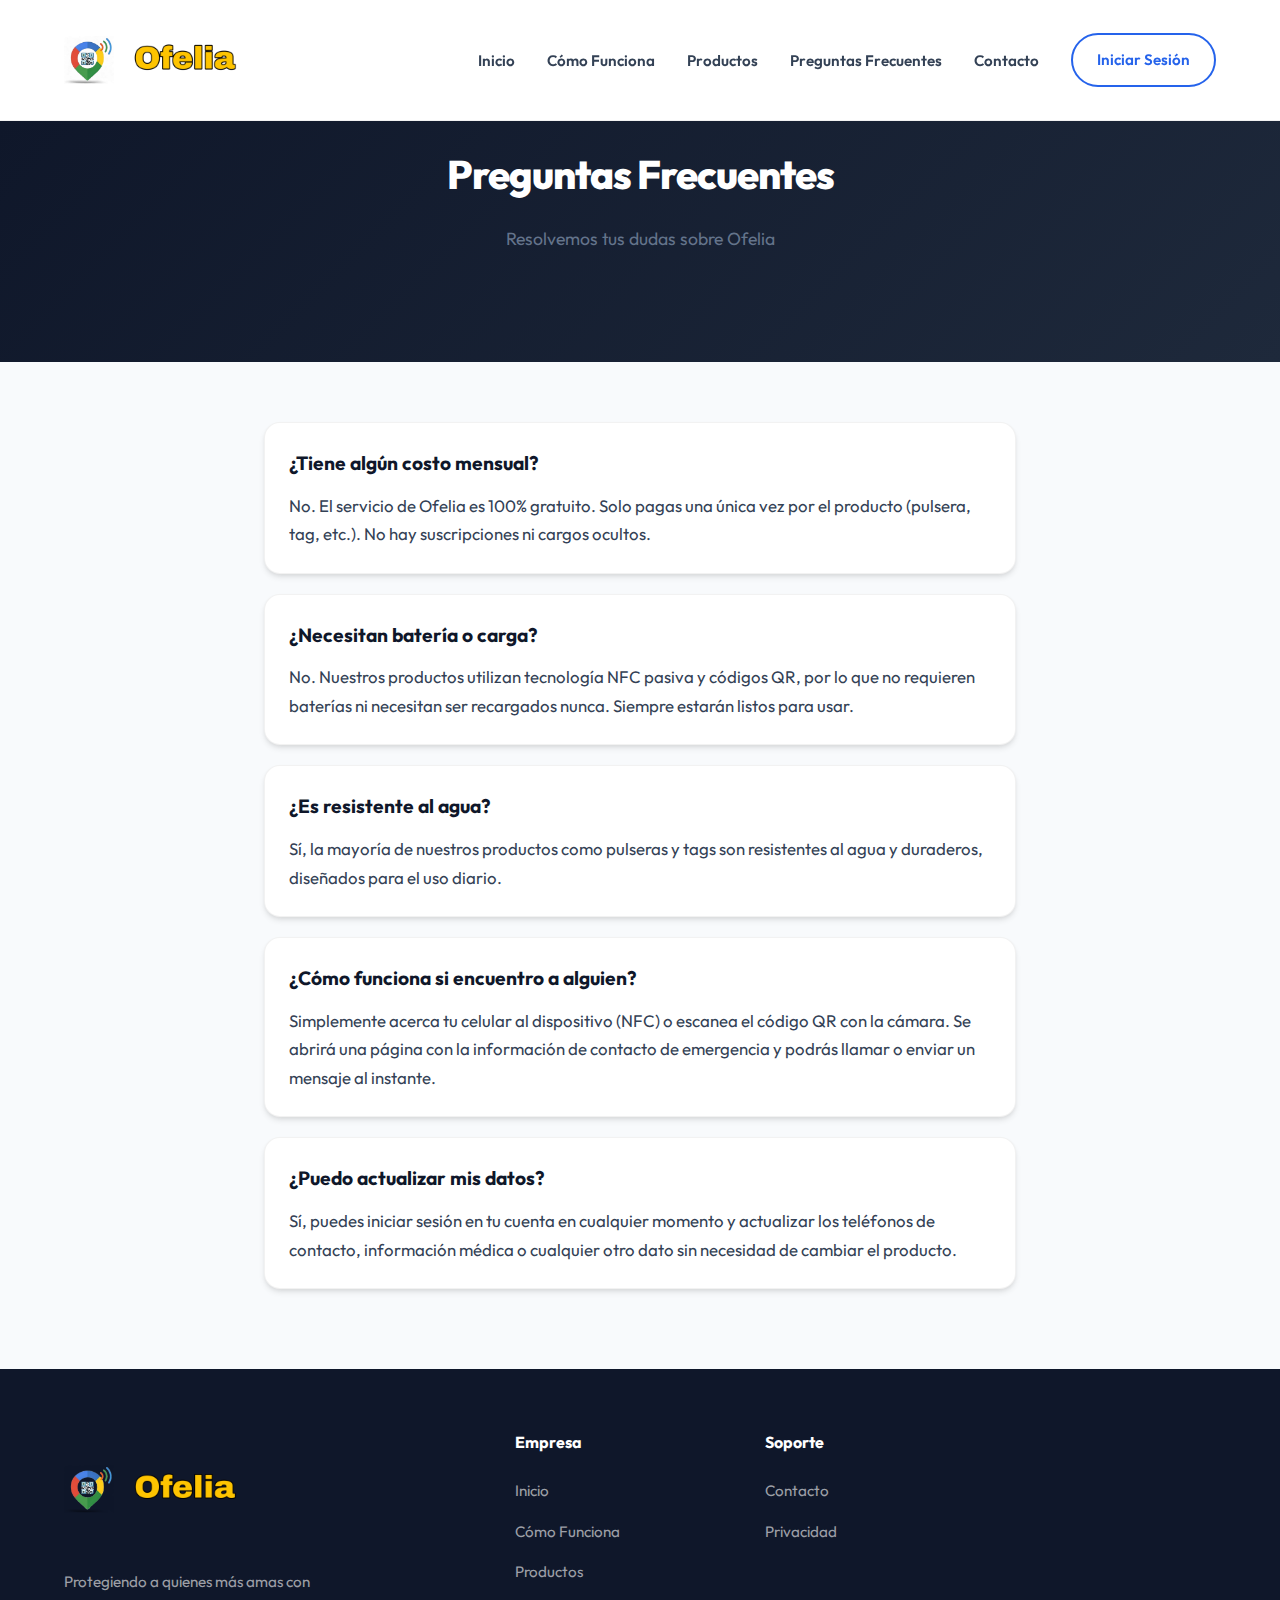
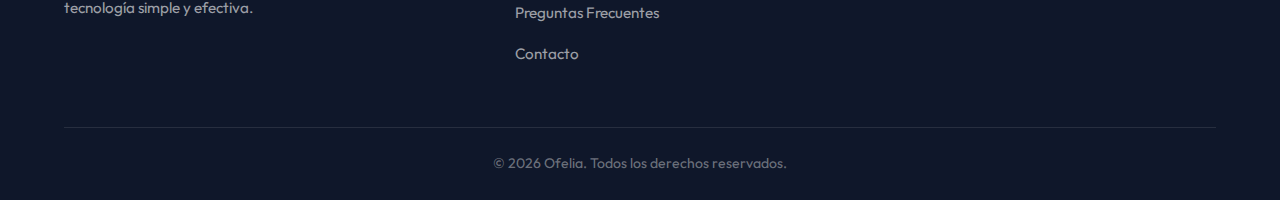
<file: faq.html>
<!doctype html>
<html lang="es">
  <head>
    <meta charset="UTF-8" />
    <meta name="viewport" content="width=device-width, initial-scale=1.0" />
    <title>Preguntas Frecuentes - Ofelia</title>
    <meta
      name="description"
      content="Respuestas a las dudas más comunes sobre las pulseras y tags NFC/QR de Ofelia."
    />
    <link rel="preconnect" href="https://fonts.googleapis.com" />
    <link rel="preconnect" href="https://fonts.gstatic.com" crossorigin />
    <link
      href="https://fonts.googleapis.com/css2?family=Outfit:wght@300;400;600;700;800&display=swap"
      rel="stylesheet"
    />
    <link rel="stylesheet" href="landing.css" />
    <style>
      .page-hero {
        padding-top: calc(140px - var(--header-height));
        padding-bottom: 60px;
        background: linear-gradient(135deg, var(--bg-dark) 0%, var(--bg-dark-2) 100%);
        color: white;
        text-align: center;
      }
      .faq-section {
        padding: 60px 0;
        background: var(--bg-light);
      }
      .faq-item {
        background: var(--bg-card);
        border-radius: var(--radius-md);
        padding: 24px;
        margin-bottom: 20px;
        box-shadow: var(--shadow-sm);
        border: 1px solid rgba(0,0,0,0.05);
      }
      .faq-question {
        font-size: 1.2rem;
        font-weight: 700;
        color: var(--text-dark);
        margin-bottom: 12px;
      }
      .faq-answer {
        color: var(--text-medium);
      }
    </style>
  </head>
  <body>
    <!-- HEADER -->
    <header class="header" id="header">
      <div class="container">
        <div class="header-content">
          <a href="index.html" class="logo">
            <img src="images/logo.png" alt="Ofelia" class="logo-img" />
            <img
              src="images/logo02.png"
              alt="Ofelia"
              class="logo-img logo-img-02"
            />
          </a>

          <nav class="nav">
            <ul class="nav-links">
              <li><a href="index.html#inicio" class="nav-link">Inicio</a></li>
              <li><a href="index.html#como-funciona" class="nav-link">Cómo Funciona</a></li>
              <li><a href="index.html#productos" class="nav-link">Productos</a></li>
              <li><a href="faq.html" class="nav-link">Preguntas Frecuentes</a></li>
              <li><a href="contacto.html" class="nav-link">Contacto</a></li>
            </ul>

            <div class="nav-actions">
              <a href="login.html" class="btn btn-outline">Iniciar Sesión</a>
            </div>
          </nav>

          <button class="mobile-menu-btn" onclick="toggleMobileMenu()">
            <div class="hamburger">
              <span></span>
              <span></span>
              <span></span>
            </div>
          </button>
        </div>
      </div>
    </header>

    <!-- MOBILE MENU -->
    <div class="mobile-nav" id="mobileNav">
      <ul class="mobile-nav-links">
        <li><a href="index.html#inicio">Inicio</a></li>
        <li><a href="index.html#como-funciona">Cómo Funciona</a></li>
        <li><a href="index.html#productos">Productos</a></li>
        <li><a href="faq.html">Preguntas Frecuentes</a></li>
        <li><a href="contacto.html">Contacto</a></li>
        <li><a href="login.html">Iniciar Sesión</a></li>
      </ul>
    </div>

    <!-- PAGE HERO -->
    <section class="page-hero">
      <div class="container">
        <h1 class="section-title" style="color: white;">Preguntas Frecuentes</h1>
        <p class="section-subtitle">Resolvemos tus dudas sobre Ofelia</p>
      </div>
    </section>

    <!-- FAQ CONTENT -->
    <section class="faq-section">
      <div class="container" style="max-width: 800px;">
        <div class="faq-item">
          <h3 class="faq-question">¿Tiene algún costo mensual?</h3>
          <p class="faq-answer">No. El servicio de Ofelia es 100% gratuito. Solo pagas una única vez por el producto (pulsera, tag, etc.). No hay suscripciones ni cargos ocultos.</p>
        </div>
        <div class="faq-item">
          <h3 class="faq-question">¿Necesitan batería o carga?</h3>
          <p class="faq-answer">No. Nuestros productos utilizan tecnología NFC pasiva y códigos QR, por lo que no requieren baterías ni necesitan ser recargados nunca. Siempre estarán listos para usar.</p>
        </div>
        <div class="faq-item">
          <h3 class="faq-question">¿Es resistente al agua?</h3>
          <p class="faq-answer">Sí, la mayoría de nuestros productos como pulseras y tags son resistentes al agua y duraderos, diseñados para el uso diario.</p>
        </div>
        <div class="faq-item">
          <h3 class="faq-question">¿Cómo funciona si encuentro a alguien?</h3>
          <p class="faq-answer">Simplemente acerca tu celular al dispositivo (NFC) o escanea el código QR con la cámara. Se abrirá una página con la información de contacto de emergencia y podrás llamar o enviar un mensaje al instante.</p>
        </div>
        <div class="faq-item">
          <h3 class="faq-question">¿Puedo actualizar mis datos?</h3>
          <p class="faq-answer">Sí, puedes iniciar sesión en tu cuenta en cualquier momento y actualizar los teléfonos de contacto, información médica o cualquier otro dato sin necesidad de cambiar el producto.</p>
        </div>
      </div>
    </section>

    <!-- FOOTER -->
    <footer class="footer">
      <div class="container">
        <div class="footer-content">
          <div class="footer-brand">
            <div class="footer-logo">
              <img src="images/logo.png" alt="Ofelia" class="logo-img" />
              <img
                src="images/logo02.png"
                alt="Ofelia"
                class="logo-img logo-img-02"
              />
            </div>
            <p class="footer-description">
              Protegiendo a quienes más amas con tecnología simple y efectiva.
            </p>
          </div>
          <div class="footer-column">
            <h4>Empresa</h4>
            <ul class="footer-links">
              <li><a href="index.html#inicio">Inicio</a></li>
              <li><a href="index.html#como-funciona">Cómo Funciona</a></li>
              <li><a href="index.html#productos">Productos</a></li>
              <li><a href="faq.html">Preguntas Frecuentes</a></li>
              <li><a href="contacto.html">Contacto</a></li>
            </ul>
          </div>
          <div class="footer-column">
            <h4>Soporte</h4>
            <ul class="footer-links">
              <li><a href="contacto.html">Contacto</a></li>
              <li><a href="#">Privacidad</a></li>
            </ul>
          </div>
        </div>
        <div class="footer-bottom">
          <p>&copy; 2026 Ofelia. Todos los derechos reservados.</p>
        </div>
      </div>
    </footer>

    <script>
      function toggleMobileMenu() {
        const mobileNav = document.getElementById('mobileNav');
        mobileNav.classList.toggle('active');
      }
    </script>
  </body>
</html>
</file>
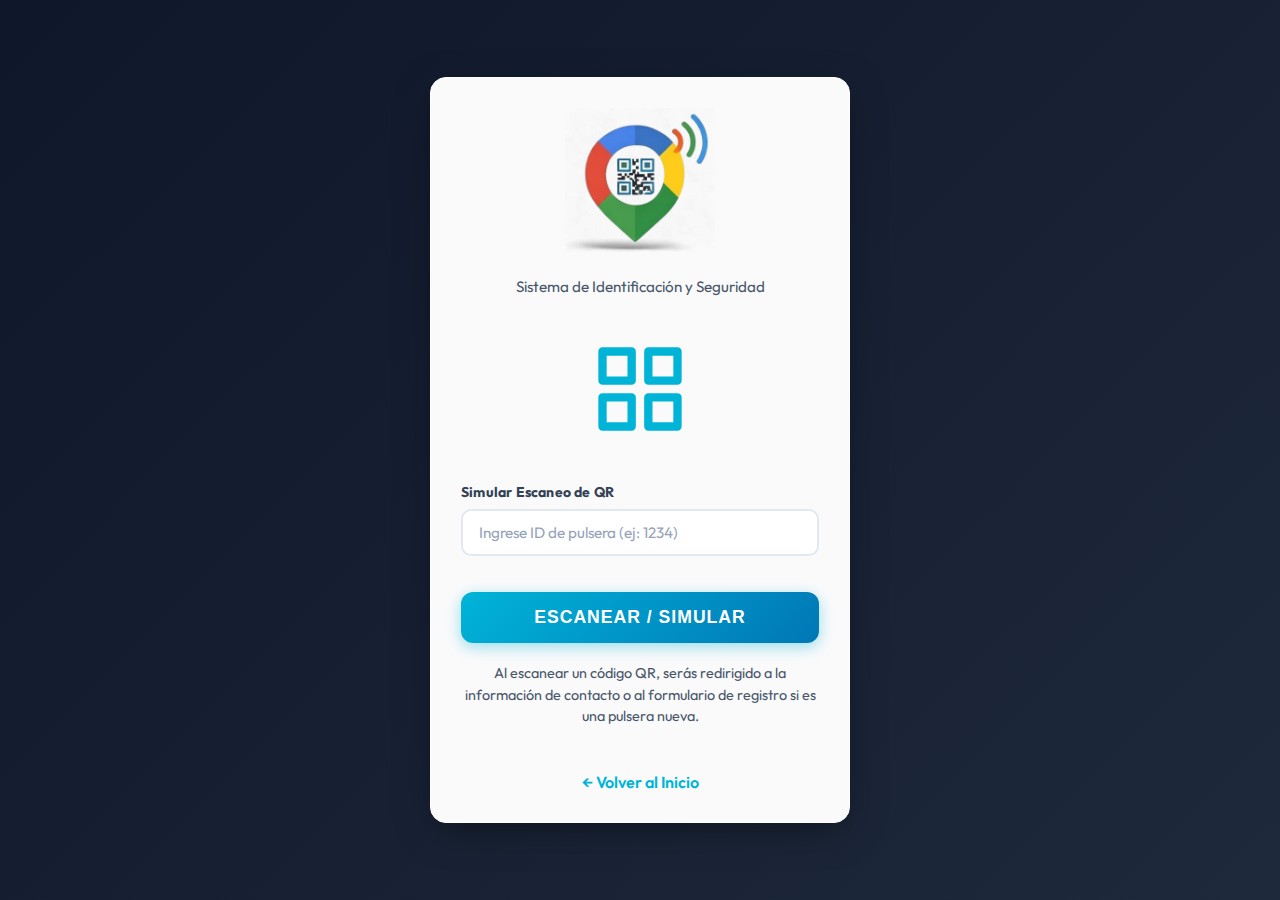
<file: login.html>
<!doctype html>
<html lang="es">
  <head>
    <meta charset="UTF-8" />
    <meta name="viewport" content="width=device-width, initial-scale=1.0" />
    <title>Ofelia - Escáner QR</title>
    <link rel="preconnect" href="https://fonts.googleapis.com" />
    <link rel="preconnect" href="https://fonts.gstatic.com" crossorigin />
    <link
      href="https://fonts.googleapis.com/css2?family=Outfit:wght@300;400;600;700&display=swap"
      rel="stylesheet"
    />
    <link rel="stylesheet" href="style.css" />
  </head>
  <body>
    <div class="container">
      <div class="card">
        <img src="images/logo.png" alt="Ofelia" class="logo-auth" />
        <p>Sistema de Identificación y Seguridad</p>

        <div style="margin: 40px 0">
          <!-- Simulated QR Icon -->
          <svg
            width="100"
            height="100"
            viewBox="0 0 24 24"
            fill="none"
            stroke="currentColor"
            stroke-width="2"
            stroke-linecap="round"
            stroke-linejoin="round"
            style="color: var(--primary)"
          >
            <rect x="3" y="3" width="7" height="7"></rect>
            <rect x="14" y="3" width="7" height="7"></rect>
            <rect x="14" y="14" width="7" height="7"></rect>
            <rect x="3" y="14" width="7" height="7"></rect>
          </svg>
        </div>

        <div class="form-group">
          <label for="qrId">Simular Escaneo de QR</label>
          <input
            type="text"
            id="qrId"
            placeholder="Ingrese ID de pulsera (ej: 1234)"
            autocomplete="off"
          />
        </div>

        <button id="scanBtn" class="btn-scan">Escanear / Simular</button>

        <p style="margin-top: 20px; font-size: 0.9rem">
          Al escanear un código QR, serás redirigido a la información de
          contacto o al formulario de registro si es una pulsera nueva.
        </p>

        <a
          href="index.html"
          style="
            display: inline-block;
            margin-top: 20px;
            color: var(--primary);
            text-decoration: none;
            font-weight: 600;
          "
          >← Volver al Inicio</a
        >
      </div>
    </div>
    <script src="script.js"></script>
  </body>
</html>
</file>
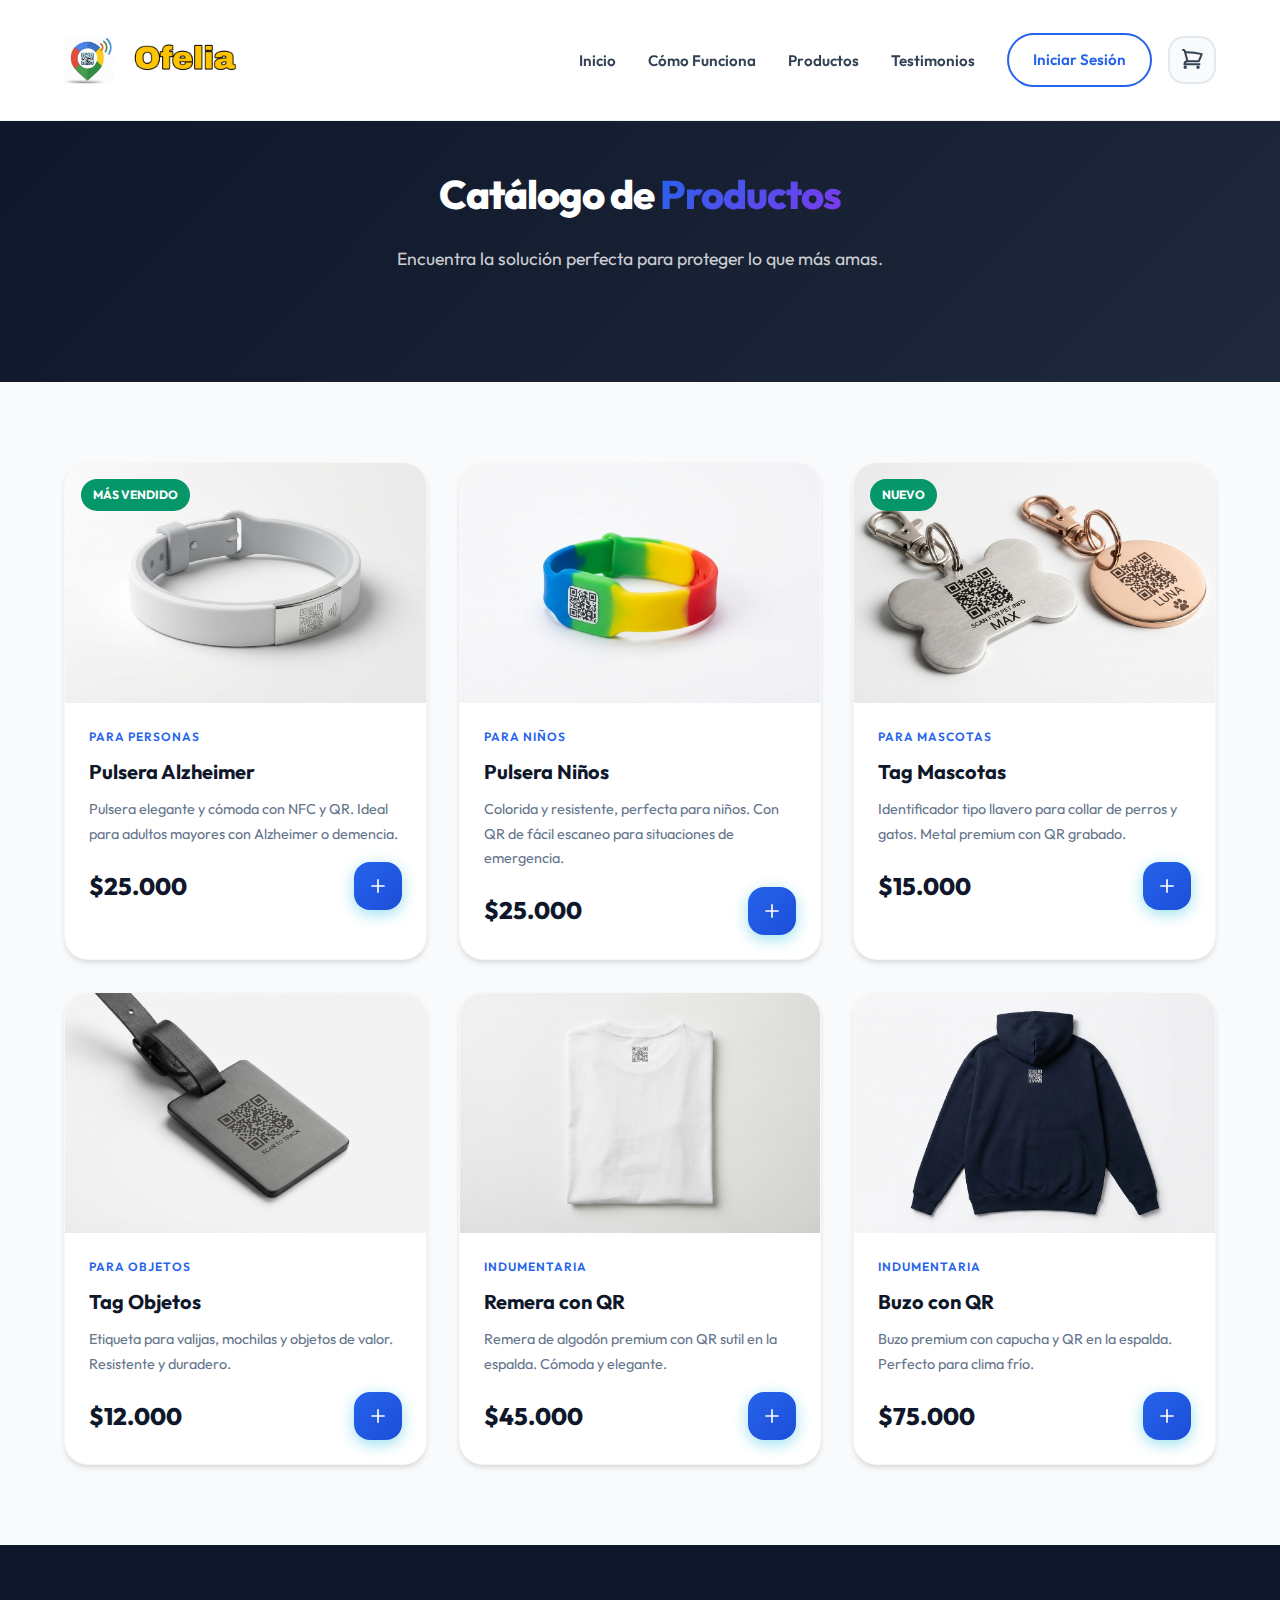
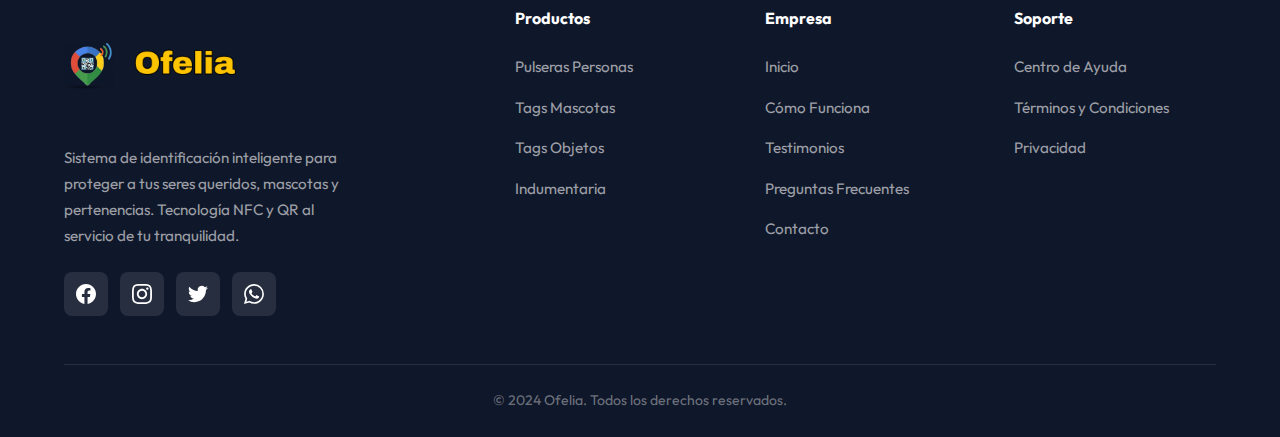
<file: productos.html>
<!doctype html>
<html lang="es">
  <head>
    <meta charset="UTF-8" />
    <meta name="viewport" content="width=device-width, initial-scale=1.0" />

    <!-- SEO Meta Tags -->
    <title>Productos - Ofelia</title>
    <meta
      name="description"
      content="Catálogo completo de productos Ofelia: pulseras NFC, tags para mascotas y objetos, e indumentaria con tecnología QR."
    />
    <meta name="author" content="Ofelia" />

    <!-- Fonts -->
    <link rel="preconnect" href="https://fonts.googleapis.com" />
    <link rel="preconnect" href="https://fonts.gstatic.com" crossorigin />
    <link
      href="https://fonts.googleapis.com/css2?family=Outfit:wght@300;400;600;700;800&display=swap"
      rel="stylesheet"
    />

    <!-- Stylesheets -->
    <link rel="stylesheet" href="landing.css" />
  </head>
  <body>
    <!-- HEADER -->
    <header class="header" id="header">
      <div class="container">
        <div class="header-content">
          <a href="index.html" class="logo">
            <img src="images/logo.png" alt="Ofelia" class="logo-img" />
            <img
              src="images/logo02.png"
              alt="Ofelia"
              class="logo-img logo-img-02"
            />
          </a>

          <nav class="nav">
            <ul class="nav-links">
              <li><a href="index.html" class="nav-link">Inicio</a></li>
              <li>
                <a href="index.html#como-funciona" class="nav-link"
                  >Cómo Funciona</a
                >
              </li>
              <li>
                <a href="productos.html" class="nav-link active">Productos</a>
              </li>
              <li>
                <a href="index.html#testimonios" class="nav-link"
                  >Testimonios</a
                >
              </li>
            </ul>

            <div class="nav-actions">
              <a href="login.html" class="btn btn-outline">Iniciar Sesión</a>
              <button
                class="cart-btn"
                onclick="toggleCart()"
                aria-label="Carrito de compras"
              >
                <svg
                  width="24"
                  height="24"
                  viewBox="0 0 24 24"
                  fill="none"
                  stroke="currentColor"
                  stroke-width="2"
                >
                  <path
                    d="M2.25 3h1.386c.51 0 .955.343 1.087.835l.383 1.437M7.5 14.25a3 3 0 00-3 3h15.75m-12.75-3h11.218c1.121-2.3 2.1-4.684 2.924-7.138a60.114 60.114 0 00-16.536-1.84M7.5 14.25L5.106 5.272M6 20.25a.75.75 0 11-1.5 0 .75.75 0 011.5 0zm12.75 0a.75.75 0 11-1.5 0 .75.75 0 011.5 0z"
                  />
                </svg>
                <span class="cart-count" style="display: none">0</span>
              </button>
            </div>
          </nav>

          <button
            class="mobile-menu-btn"
            onclick="toggleMobileMenu()"
            aria-label="Menú"
          >
            <div class="hamburger">
              <span></span>
              <span></span>
              <span></span>
            </div>
          </button>
        </div>
      </div>
    </header>

    <!-- MOBILE MENU -->
    <div class="mobile-nav" id="mobileNav">
      <ul class="mobile-nav-links">
        <li><a href="index.html">Inicio</a></li>
        <li><a href="index.html#como-funciona">Cómo Funciona</a></li>
        <li><a href="productos.html">Productos</a></li>
        <li><a href="index.html#testimonios">Testimonios</a></li>
        <li><a href="login.html">Iniciar Sesión</a></li>
      </ul>
    </div>

    <!-- PAGE HEADER -->
    <section
      class="section section-dark"
      style="padding-top: calc(160px - var(--header-height)); padding-bottom: 60px"
    >
      <div class="container">
        <h1 class="section-title" style="color: white">
          Catálogo de <span class="gradient-text">Productos</span>
        </h1>
        <p class="section-subtitle" style="color: rgba(255, 255, 255, 0.8)">
          Encuentra la solución perfecta para proteger lo que más amas.
        </p>
      </div>
    </section>

    <!-- PRODUCTS GRID -->
    <section class="section products">
      <div class="container">
        <div class="products-grid">
          <!-- Product 1: Pulsera Alzheimer -->
          <article
            class="product-card"
            data-product-id="pulsera-alzheimer"
            data-price="25.000"
          >
            <div class="product-image">
              <img
                src="images/pulsera-alzheimer.png"
                alt="Pulsera NFC/QR para personas con Alzheimer"
              />
              <span class="product-badge">Más Vendido</span>
            </div>
            <div class="product-content">
              <div class="product-category">Para Personas</div>
              <h3 class="product-name">Pulsera Alzheimer</h3>
              <p class="product-description">
                Pulsera elegante y cómoda con NFC y QR. Ideal para adultos
                mayores con Alzheimer o demencia.
              </p>
              <div class="product-footer">
                <div class="product-price">$25.000</div>
                <button
                  class="btn btn-primary btn-add-cart"
                  data-add-cart
                  aria-label="Agregar al carrito"
                >
                  <svg
                    width="20"
                    height="20"
                    viewBox="0 0 24 24"
                    fill="none"
                    stroke="currentColor"
                    stroke-width="2"
                  >
                    <path d="M12 4v16m8-8H4" />
                  </svg>
                </button>
              </div>
            </div>
          </article>

          <!-- Product 2: Pulsera Niños -->
          <article
            class="product-card"
            data-product-id="pulsera-ninos"
            data-price="25.000"
          >
            <div class="product-image">
              <img
                src="images/pulsera-ninos.png"
                alt="Pulsera de seguridad con QR para niños"
              />
            </div>
            <div class="product-content">
              <div class="product-category">Para Niños</div>
              <h3 class="product-name">Pulsera Niños</h3>
              <p class="product-description">
                Colorida y resistente, perfecta para niños. Con QR de fácil
                escaneo para situaciones de emergencia.
              </p>
              <div class="product-footer">
                <div class="product-price">$25.000</div>
                <button
                  class="btn btn-primary btn-add-cart"
                  data-add-cart
                  aria-label="Agregar al carrito"
                >
                  <svg
                    width="20"
                    height="20"
                    viewBox="0 0 24 24"
                    fill="none"
                    stroke="currentColor"
                    stroke-width="2"
                  >
                    <path d="M12 4v16m8-8H4" />
                  </svg>
                </button>
              </div>
            </div>
          </article>

          <!-- Product 3: Tag Mascotas -->
          <article
            class="product-card"
            data-product-id="tag-mascotas"
            data-price="15.000"
          >
            <div class="product-image">
              <img
                src="images/tag-mascotas.png"
                alt="Tag QR para mascotas - perros y gatos"
              />
              <span class="product-badge">Nuevo</span>
            </div>
            <div class="product-content">
              <div class="product-category">Para Mascotas</div>
              <h3 class="product-name">Tag Mascotas</h3>
              <p class="product-description">
                Identificador tipo llavero para collar de perros y gatos. Metal
                premium con QR grabado.
              </p>
              <div class="product-footer">
                <div class="product-price">$15.000</div>
                <button
                  class="btn btn-primary btn-add-cart"
                  data-add-cart
                  aria-label="Agregar al carrito"
                >
                  <svg
                    width="20"
                    height="20"
                    viewBox="0 0 24 24"
                    fill="none"
                    stroke="currentColor"
                    stroke-width="2"
                  >
                    <path d="M12 4v16m8-8H4" />
                  </svg>
                </button>
              </div>
            </div>
          </article>

          <!-- Product 4: Tag Objetos -->
          <article
            class="product-card"
            data-product-id="tag-objetos"
            data-price="12.000"
          >
            <div class="product-image">
              <img
                src="images/tag-objetos.png"
                alt="Tag QR para equipaje y objetos valiosos"
              />
            </div>
            <div class="product-content">
              <div class="product-category">Para Objetos</div>
              <h3 class="product-name">Tag Objetos</h3>
              <p class="product-description">
                Etiqueta para valijas, mochilas y objetos de valor. Resistente y
                duradero.
              </p>
              <div class="product-footer">
                <div class="product-price">$12.000</div>
                <button
                  class="btn btn-primary btn-add-cart"
                  data-add-cart
                  aria-label="Agregar al carrito"
                >
                  <svg
                    width="20"
                    height="20"
                    viewBox="0 0 24 24"
                    fill="none"
                    stroke="currentColor"
                    stroke-width="2"
                  >
                    <path d="M12 4v16m8-8H4" />
                  </svg>
                </button>
              </div>
            </div>
          </article>

          <!-- Product 5: Remera QR -->
          <article
            class="product-card"
            data-product-id="remera-qr"
            data-price="45.000"
          >
            <div class="product-image">
              <img
                src="images/remera-qr.png"
                alt="Remera con código QR impreso"
              />
            </div>
            <div class="product-content">
              <div class="product-category">Indumentaria</div>
              <h3 class="product-name">Remera con QR</h3>
              <p class="product-description">
                Remera de algodón premium con QR sutil en la espalda. Cómoda y
                elegante.
              </p>
              <div class="product-footer">
                <div class="product-price">$45.000</div>
                <button
                  class="btn btn-primary btn-add-cart"
                  data-add-cart
                  aria-label="Agregar al carrito"
                >
                  <svg
                    width="20"
                    height="20"
                    viewBox="0 0 24 24"
                    fill="none"
                    stroke="currentColor"
                    stroke-width="2"
                  >
                    <path d="M12 4v16m8-8H4" />
                  </svg>
                </button>
              </div>
            </div>
          </article>

          <!-- Product 6: Buzo QR -->
          <article
            class="product-card"
            data-product-id="buzo-qr"
            data-price="75.000"
          >
            <div class="product-image">
              <img
                src="images/buzo-qr.png"
                alt="Buzo con código QR integrado"
              />
            </div>
            <div class="product-content">
              <div class="product-category">Indumentaria</div>
              <h3 class="product-name">Buzo con QR</h3>
              <p class="product-description">
                Buzo premium con capucha y QR en la espalda. Perfecto para clima
                frío.
              </p>
              <div class="product-footer">
                <div class="product-price">$75.000</div>
                <button
                  class="btn btn-primary btn-add-cart"
                  data-add-cart
                  aria-label="Agregar al carrito"
                >
                  <svg
                    width="20"
                    height="20"
                    viewBox="0 0 24 24"
                    fill="none"
                    stroke="currentColor"
                    stroke-width="2"
                  >
                    <path d="M12 4v16m8-8H4" />
                  </svg>
                </button>
              </div>
            </div>
          </article>
        </div>
      </div>
    </section>

    <!-- FOOTER -->
    <footer class="footer">
      <div class="container">
        <div class="footer-content">
          <div class="footer-brand">
            <div class="footer-logo">
              <img src="images/logo.png" alt="Ofelia" class="logo-img" />
              <img
                src="images/logo02.png"
                alt="Ofelia"
                class="logo-img logo-img-02"
              />
            </div>
            <p class="footer-description">
              Sistema de identificación inteligente para proteger a tus seres
              queridos, mascotas y pertenencias. Tecnología NFC y QR al servicio
              de tu tranquilidad.
            </p>
            <div class="social-links">
              <a href="#" class="social-link" aria-label="Facebook">
                <svg
                  width="20"
                  height="20"
                  viewBox="0 0 24 24"
                  fill="currentColor"
                >
                  <path
                    d="M24 12.073c0-6.627-5.373-12-12-12s-12 5.373-12 12c0 5.99 4.388 10.954 10.125 11.854v-8.385H7.078v-3.47h3.047V9.43c0-3.007 1.792-4.669 4.533-4.669 1.312 0 2.686.235 2.686.235v2.953H15.83c-1.491 0-1.956.925-1.956 1.874v2.25h3.328l-.532 3.47h-2.796v8.385C19.612 23.027 24 18.062 24 12.073z"
                  />
                </svg>
              </a>
              <a href="#" class="social-link" aria-label="Instagram">
                <svg
                  width="20"
                  height="20"
                  viewBox="0 0 24 24"
                  fill="currentColor"
                >
                  <path
                    d="M12 2.163c3.204 0 3.584.012 4.85.07 3.252.148 4.771 1.691 4.919 4.919.058 1.265.069 1.645.069 4.849 0 3.205-.012 3.584-.069 4.849-.149 3.225-1.664 4.771-4.919 4.919-1.266.058-1.644.07-4.85.07-3.204 0-3.584-.012-4.849-.07-3.26-.149-4.771-1.699-4.919-4.92-.058-1.265-.07-1.644-.07-4.849 0-3.204.013-3.583.07-4.849.149-3.227 1.664-4.771 4.919-4.919 1.266-.057 1.645-.069 4.849-.069zm0-2.163c-3.259 0-3.667.014-4.947.072-4.358.2-6.78 2.618-6.98 6.98-.059 1.281-.073 1.689-.073 4.948 0 3.259.014 3.668.072 4.948.2 4.358 2.618 6.78 6.98 6.98 1.281.058 1.689.072 4.948.072 3.259 0 3.668-.014 4.948-.072 4.354-.2 6.782-2.618 6.979-6.98.059-1.28.073-1.689.073-4.948 0-3.259-.014-3.667-.072-4.947-.196-4.354-2.617-6.78-6.979-6.98-1.281-.059-1.69-.073-4.949-.073zm0 5.838c-3.403 0-6.162 2.759-6.162 6.162s2.759 6.163 6.162 6.163 6.162-2.759 6.162-6.163c0-3.403-2.759-6.162-6.162-6.162zm0 10.162c-2.209 0-4-1.79-4-4 0-2.209 1.791-4 4-4s4 1.791 4 4c0 2.21-1.791 4-4 4zm6.406-11.845c-.796 0-1.441.645-1.441 1.44s.645 1.44 1.441 1.44c.795 0 1.439-.645 1.439-1.44s-.644-1.44-1.439-1.44z"
                  />
                </svg>
              </a>
              <a href="#" class="social-link" aria-label="Twitter">
                <svg
                  width="20"
                  height="20"
                  viewBox="0 0 24 24"
                  fill="currentColor"
                >
                  <path
                    d="M23.953 4.57a10 10 0 01-2.825.775 4.958 4.958 0 002.163-2.723c-.951.555-2.005.959-3.127 1.184a4.92 4.92 0 00-8.384 4.482C7.69 8.095 4.067 6.13 1.64 3.162a4.822 4.822 0 00-.666 2.475c0 1.71.87 3.213 2.188 4.096a4.904 4.904 0 01-2.228-.616v.06a4.923 4.923 0 003.946 4.827 4.996 4.996 0 01-2.212.085 4.936 4.936 0 004.604 3.417 9.867 9.867 0 01-6.102 2.105c-.39 0-.779-.023-1.17-.067a13.995 13.995 0 007.557 2.209c9.053 0 13.998-7.496 13.998-13.985 0-.21 0-.42-.015-.63A9.935 9.935 0 0024 4.59z"
                  />
                </svg>
              </a>
              <a href="#" class="social-link" aria-label="WhatsApp">
                <svg
                  width="20"
                  height="20"
                  viewBox="0 0 24 24"
                  fill="currentColor"
                >
                  <path
                    d="M17.472 14.382c-.297-.149-1.758-.867-2.03-.967-.273-.099-.471-.148-.67.15-.197.297-.767.966-.94 1.164-.173.199-.347.223-.644.075-.297-.15-1.255-.463-2.39-1.475-.883-.788-1.48-1.761-1.653-2.059-.173-.297-.018-.458.13-.606.134-.133.298-.347.446-.52.149-.174.198-.298.298-.497.099-.198.05-.371-.025-.52-.075-.149-.669-1.612-.916-2.207-.242-.579-.487-.5-.669-.51-.173-.008-.371-.01-.57-.01-.198 0-.52.074-.792.372-.272.297-1.04 1.016-1.04 2.479 0 1.462 1.065 2.875 1.213 3.074.149.198 2.096 3.2 5.077 4.487.709.306 1.262.489 1.694.625.712.227 1.36.195 1.871.118.571-.085 1.758-.719 2.006-1.413.248-.694.248-1.289.173-1.413-.074-.124-.272-.198-.57-.347m-5.421 7.403h-.004a9.87 9.87 0 01-5.031-1.378l-.361-.214-3.741.982.998-3.648-.235-.374a9.86 9.86 0 01-1.51-5.26c.001-5.45 4.436-9.884 9.888-9.884 2.64 0 5.122 1.03 6.988 2.898a9.825 9.825 0 012.893 6.994c-.003 5.45-4.437 9.884-9.885 9.884m8.413-18.297A11.815 11.815 0 0012.05 0C5.495 0 .16 5.335.157 11.892c0 2.096.547 4.142 1.588 5.945L0 24l6.305-1.654a11.882 11.882 0 005.683 1.448h.005c6.554 0 11.89-5.335 11.893-11.893a11.821 11.821 0 00-3.48-8.413z"
                  />
                </svg>
              </a>
            </div>
          </div>

          <div class="footer-column">
            <h4>Productos</h4>
            <ul class="footer-links">
              <li><a href="productos.html">Pulseras Personas</a></li>
              <li><a href="productos.html">Tags Mascotas</a></li>
              <li><a href="productos.html">Tags Objetos</a></li>
              <li><a href="productos.html">Indumentaria</a></li>
            </ul>
          </div>

          <div class="footer-column">
            <h4>Empresa</h4>
            <ul class="footer-links">
              <li><a href="index.html">Inicio</a></li>
              <li><a href="index.html#como-funciona">Cómo Funciona</a></li>
              <li><a href="index.html#testimonios">Testimonios</a></li>
              <li><a href="faq.html">Preguntas Frecuentes</a></li>
              <li><a href="contacto.html">Contacto</a></li>
            </ul>
          </div>

          <div class="footer-column">
            <h4>Soporte</h4>
            <ul class="footer-links">
              <li><a href="contacto.html">Centro de Ayuda</a></li>
              <li><a href="#">Términos y Condiciones</a></li>
              <li><a href="#">Privacidad</a></li>
            </ul>
          </div>
        </div>
        <div class="footer-bottom">
          <p>&copy; 2024 Ofelia. Todos los derechos reservados.</p>
        </div>
      </div>
    </footer>

    <!-- CART MODAL -->
    <div class="cart-overlay" id="cartOverlay" onclick="toggleCart()"></div>
    <div class="cart-modal" id="cartModal">
      <div class="cart-header">
        <h3 class="cart-title">Tu Carrito</h3>
        <button class="close-cart" onclick="toggleCart()">
          <svg
            width="24"
            height="24"
            viewBox="0 0 24 24"
            fill="none"
            stroke="currentColor"
            stroke-width="2"
          >
            <path d="M6 18L18 6M6 6l12 12" />
          </svg>
        </button>
      </div>
      <div class="cart-items" id="cartItems">
        <!-- Cart items will be injected here by JS -->
        <div class="empty-cart-message">Tu carrito está vacío</div>
      </div>
      <div class="cart-footer">
        <div class="cart-total">
          <span>Total:</span>
          <span id="cartTotal">$0</span>
        </div>
        <button class="btn btn-primary btn-block checkout-btn">
          Proceder al Pago
        </button>
      </div>
    </div>

    <!-- SCRIPTS -->
    <script src="script.js"></script>
    <script src="cart.js"></script>
  </body>
</html>
</file>
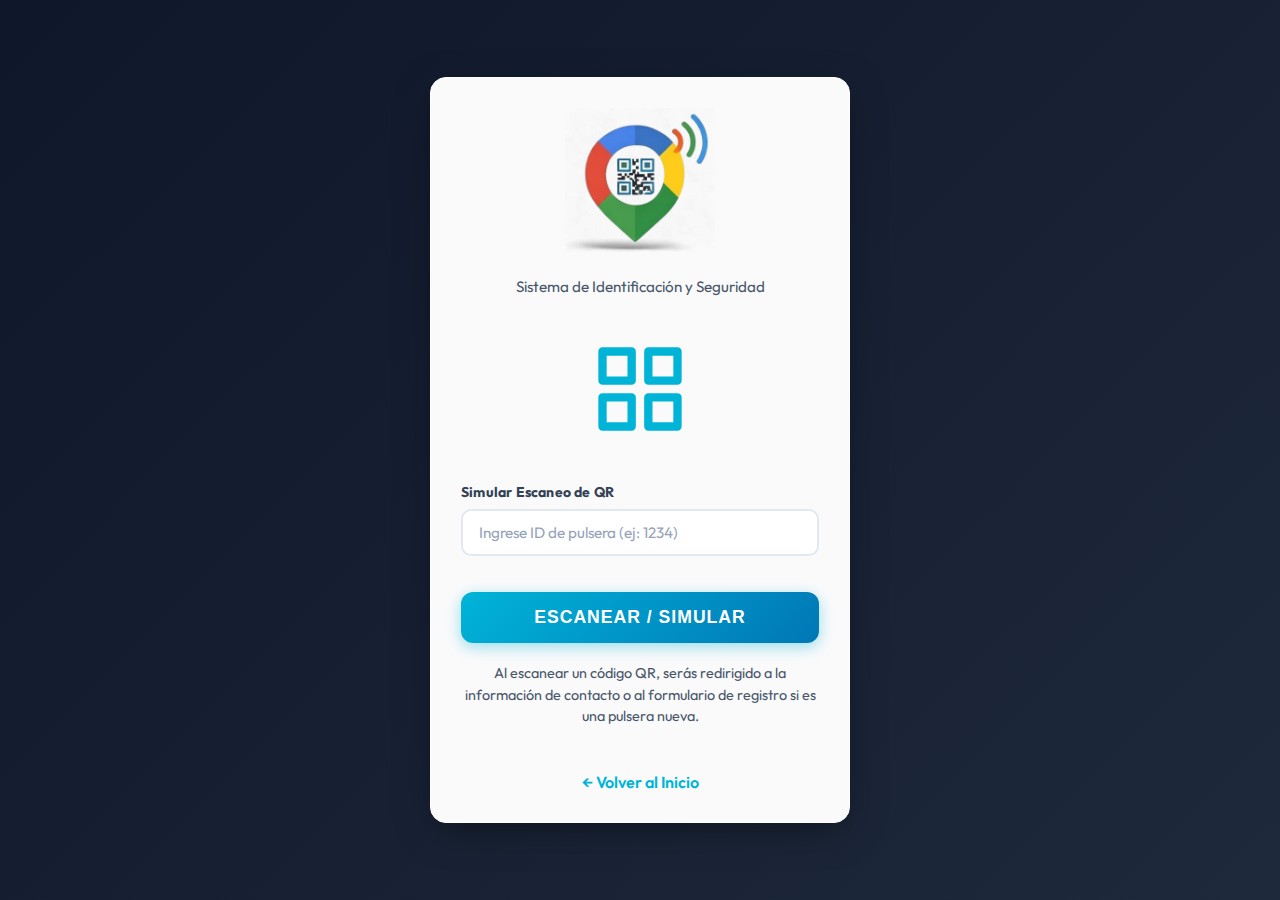
<file: profile.html>
<!doctype html>
<html lang="es">
  <head>
    <meta charset="UTF-8" />
    <meta name="viewport" content="width=device-width, initial-scale=1.0" />
    <title>Perfil de Usuario - Ofelia</title>
    <link rel="preconnect" href="https://fonts.googleapis.com" />
    <link rel="preconnect" href="https://fonts.gstatic.com" crossorigin />
    <link
      href="https://fonts.googleapis.com/css2?family=Outfit:wght@300;400;600;700&display=swap"
      rel="stylesheet"
    />
    <link rel="stylesheet" href="style.css" />
  </head>
  <body>
    <div class="container">
      <div class="card">
        <img
          src="images/logo.png"
          alt="Ofelia"
          class="logo-auth"
          style="max-width: 100px; margin-bottom: 15px"
        />
        <div class="profile-img-container">
          <img
            id="profilePhoto"
            src=""
            alt="Foto de perfil"
            class="profile-img"
          />
        </div>

        <h1 id="profileName">Cargando...</h1>
        <p>Usuario protegido por Ofelia</p>

        <div class="info-item">
          <div class="info-label">Información Importante</div>
          <div id="profileMessage" class="info-value"></div>
        </div>

        <h2
          style="
            margin-top: 30px;
            margin-bottom: 15px;
            font-size: 1.2rem;
            text-transform: uppercase;
            color: var(--primary-dark);
          "
        >
          Contactos de Emergencia
        </h2>

        <div id="contactActions">
          <!-- Buttons will be injected here by JS -->
        </div>

        <div class="emergency-bar">
          <a href="tel:911" class="emergency-icon police">
            <div class="icon-label">911</div>
            <div class="icon-text">Policía</div>
          </a>
          <a href="tel:107" class="emergency-icon ambulance">
            <div class="icon-label">107</div>
            <div class="icon-text">SAME</div>
          </a>
          <a href="tel:103" class="emergency-icon civil">
            <div class="icon-label">103</div>
            <div class="icon-text">Defensa Civil</div>
          </a>
        </div>

        <div
          style="
            margin-top: 30px;
            border-top: 1px solid rgba(0, 0, 0, 0.1);
            padding-top: 20px;
          "
        >
          <p style="font-size: 0.8rem">
            Si encontraste a esta persona, por favor comunícate con el número de
            arriba.
          </p>
          <a
            href="login.html"
            class="btn btn-secondary"
            style="font-size: 0.9rem; padding: 10px"
            >Escanear otro QR</a
          >
        </div>
      </div>
    </div>
    <script src="script.js"></script>
  </body>
</html>
</file>
<file: landing.css>
/* ===== OFELIA LANDING PAGE STYLES ===== */

:root {
  --primary: #2563eb; /* More vibrant Blue 600 */
  --primary-dark: #1d4ed8;
  --secondary: #7c3aed; /* More vibrant Violet 600 */
  --secondary-dark: #6d28d9;
  --accent: #f43f5e;
  --success: #059669;
  --warning: #d97706;

  --bg-dark: #0f172a;
  --bg-dark-2: #1e293b;
  --bg-light: #f8fafc; /* Much cleaner, modern light gray */
  --bg-card: #ffffff;

  --text-dark: #0f172a;
  --text-medium: #334155;
  --text-light: #64748b;
  --text-white: #ffffff;

  --shadow-sm:
    0 4px 6px -1px rgba(0, 0, 0, 0.1), 0 2px 4px -1px rgba(0, 0, 0, 0.06);
  --shadow-md:
    0 10px 15px -3px rgba(0, 0, 0, 0.1), 0 4px 6px -2px rgba(0, 0, 0, 0.05);
  --shadow-lg:
    0 20px 25px -5px rgba(0, 0, 0, 0.1), 0 10px 10px -5px rgba(0, 0, 0, 0.04);
  --shadow-glow: 0 0 20px rgba(37, 99, 235, 0.5); /* Updated to match new primary */

  --radius-sm: 8px;
  --radius-md: 16px;
  --radius-lg: 24px;
  --radius-full: 9999px;

  --font-main: "Outfit", sans-serif;
  --transition: all 0.3s cubic-bezier(0.4, 0, 0.2, 1);

  --header-padding-y: 0px;
  --logo02-height: 120px;
  --header-height: calc(
    var(--logo02-height) + var(--header-padding-y) * 2 + 1px
  );
}

* {
  margin: 0;
  padding: 0;
  box-sizing: border-box;
}

html {
  scroll-behavior: smooth;
}

body {
  font-family: var(--font-main);
  color: var(--text-dark);
  line-height: 1.7; /* Increased for better readability */
  font-size: 1.05rem; /* Slightly larger text */
  background: var(--bg-light);
  overflow-x: hidden;
  padding-top: var(--header-height);
}

/* ... existing code ... */

/* ===== ANIMATIONS ===== */
.reveal {
  opacity: 0; /* Reverted to 0 for fade-in effect */
  transform: translateY(30px);
  transition: all 0.8s cubic-bezier(0.5, 0, 0, 1);
}

/* ===== UTILITIES ===== */
.container {
  width: 100%;
  max-width: 1200px;
  margin: 0 auto;
  padding: 0 24px;
}

.section {
  padding: 80px 0;
}

.section-dark {
  background: linear-gradient(135deg, var(--bg-dark) 0%, var(--bg-dark-2) 100%);
  color: var(--text-white);
}

.section-title {
  font-size: 2.5rem;
  font-weight: 800;
  text-align: center;
  margin-bottom: 16px;
  letter-spacing: -1px;
}

.section-subtitle {
  font-size: 1.1rem;
  text-align: center;
  color: var(--text-light);
  max-width: 600px;
  margin: 0 auto 48px;
}

.gradient-text {
  background: linear-gradient(135deg, var(--primary) 0%, var(--secondary) 100%);
  -webkit-background-clip: text;
  background-clip: text;
  -webkit-text-fill-color: transparent;
}

/* ===== HEADER ===== */
.header {
  position: fixed;
  top: 0;
  left: 0;
  right: 0;
  z-index: 1000;
  background: rgba(255, 255, 255, 0.95);
  backdrop-filter: blur(20px);
  border-bottom: 1px solid rgba(0, 0, 0, 0.05);
  transition: var(--transition);
}

.header.scrolled {
  box-shadow: var(--shadow-md);
}

.header-content {
  display: flex;
  justify-content: space-between;
  align-items: center;
  padding: var(--header-padding-y) 0;
}

.logo {
  display: flex;
  align-items: center;
  gap: 12px;
  text-decoration: none;
}

.logo-icon {
  display: none; /* Hidden as replaced by image */
}

.logo-img {
  height: 48px;
  width: auto;
  object-fit: contain;
}

.logo-img-02 {
  height: var(--logo02-height);
}

.logo-text {
  font-size: 1.75rem;
  font-weight: 800;
  color: var(--text-dark);
  letter-spacing: -1px;
}

.nav {
  display: flex;
  align-items: center;
  gap: 32px;
}

.nav-links {
  display: flex;
  gap: 32px;
  list-style: none;
}

.nav-link {
  text-decoration: none;
  color: var(--text-medium);
  font-weight: 600;
  font-size: 0.95rem;
  transition: var(--transition);
  position: relative;
}

.nav-link:hover {
  color: var(--primary);
}

.nav-link::after {
  content: "";
  position: absolute;
  bottom: -4px;
  left: 0;
  width: 0;
  height: 2px;
  background: var(--primary);
  transition: var(--transition);
}

.nav-link:hover::after {
  width: 100%;
}

.nav-actions {
  display: flex;
  align-items: center;
  gap: 16px;
}

.btn {
  display: inline-flex;
  align-items: center;
  justify-content: center;
  gap: 8px;
  padding: 12px 24px;
  border: none;
  border-radius: var(--radius-full);
  font-family: inherit;
  font-size: 0.95rem;
  font-weight: 600;
  cursor: pointer;
  transition: var(--transition);
  text-decoration: none;
}

.btn-primary {
  background: linear-gradient(
    135deg,
    var(--primary) 0%,
    var(--primary-dark) 100%
  );
  color: white;
  box-shadow: 0 4px 15px rgba(0, 180, 216, 0.4);
}

.btn-primary:hover {
  transform: translateY(-2px);
  box-shadow: 0 6px 20px rgba(0, 180, 216, 0.5);
}

.btn-secondary {
  background: linear-gradient(
    135deg,
    var(--secondary) 0%,
    var(--secondary-dark) 100%
  );
  color: white;
  box-shadow: 0 4px 15px rgba(139, 92, 246, 0.4);
}

.btn-secondary:hover {
  transform: translateY(-2px);
  box-shadow: 0 6px 20px rgba(139, 92, 246, 0.5);
}

.btn-outline {
  background: transparent;
  border: 2px solid var(--primary);
  color: var(--primary);
}

.btn-outline:hover {
  background: var(--primary);
  color: white;
}

.btn-lg {
  padding: 16px 32px;
  font-size: 1.1rem;
}

.cart-btn {
  position: relative;
  width: 48px;
  height: 48px;
  padding: 0;
  background: var(--bg-light);
  border: 2px solid #e2e8f0;
  border-radius: var(--radius-md);
  color: var(--text-medium);
}

.cart-btn:hover {
  border-color: var(--primary);
  color: var(--primary);
  background: rgba(0, 180, 216, 0.05);
}

.cart-count {
  position: absolute;
  top: -8px;
  right: -8px;
  width: 22px;
  height: 22px;
  background: var(--accent);
  color: white;
  font-size: 0.75rem;
  font-weight: 700;
  border-radius: 50%;
  display: flex;
  align-items: center;
  justify-content: center;
}

.mobile-menu-btn {
  display: none;
  width: 48px;
  height: 48px;
  padding: 0;
  background: transparent;
  border: none;
  cursor: pointer;
}

.hamburger {
  display: flex;
  flex-direction: column;
  gap: 6px;
}

.hamburger span {
  width: 24px;
  height: 2px;
  background: var(--text-dark);
  transition: var(--transition);
}

/* ===== HERO ===== */
.hero {
  min-height: 100vh;
  display: flex;
  align-items: center;
  background: linear-gradient(135deg, var(--bg-dark) 0%, var(--bg-dark-2) 100%);
  position: relative;
  overflow: hidden;
  padding-top: 60px; /* Increased to prevent header overlap */
}

.hero::before {
  content: "";
  position: absolute;
  top: -50%;
  right: -20%;
  width: 80%;
  height: 150%;
  background: radial-gradient(
    circle,
    rgba(14, 165, 233, 0.2) 0%,
    transparent 60%
  );
  animation: pulse 8s ease-in-out infinite;
}

.hero::after {
  content: "";
  position: absolute;
  bottom: -30%;
  left: -10%;
  width: 60%;
  height: 100%;
  background: radial-gradient(
    circle,
    rgba(168, 85, 247, 0.15) 0%,
    transparent 60%
  );
  animation: pulse 10s ease-in-out infinite reverse;
}

@keyframes pulse {
  0%,
  100% {
    transform: scale(1);
    opacity: 0.5;
  }
  50% {
    transform: scale(1.1);
    opacity: 0.8;
  }
}

.hero-content {
  display: grid;
  grid-template-columns: 1fr 1fr;
  gap: 60px;
  align-items: center;
  position: relative;
  z-index: 1;
}

.hero-text {
  color: white;
}

.hero-badge {
  display: inline-flex;
  align-items: center;
  gap: 8px;
  padding: 8px 16px;
  background: rgba(14, 165, 233, 0.1);
  border: 1px solid rgba(14, 165, 233, 0.2);
  border-radius: var(--radius-full);
  color: #38bdf8;
  font-size: 0.875rem;
  font-weight: 700;
  margin-bottom: 24px;
  text-transform: uppercase;
  letter-spacing: 1px;
}

.hero-title {
  font-size: 3.5rem;
  font-weight: 800;
  line-height: 1.1;
  margin-bottom: 24px;
  letter-spacing: -2px;
}

.hero-description {
  font-size: 1.25rem;
  color: rgba(255, 255, 255, 0.7);
  margin-bottom: 32px;
  max-width: 500px;
}

.hero-buttons {
  display: flex;
  gap: 16px;
  flex-wrap: wrap;
}

.hero-stats {
  display: flex;
  gap: 40px;
  margin-top: 48px;
  padding-top: 32px;
  border-top: 1px solid rgba(255, 255, 255, 0.1);
}

.stat-item {
  text-align: left;
}

.stat-number {
  font-size: 2.5rem;
  font-weight: 800;
  background: linear-gradient(135deg, var(--primary) 0%, var(--secondary) 100%);
  -webkit-background-clip: text;
  background-clip: text;
  -webkit-text-fill-color: transparent;
}

.stat-label {
  font-size: 0.875rem;
  color: rgba(255, 255, 255, 0.6);
}

.hero-visual {
  display: flex;
  justify-content: center;
  align-items: center;
}

.hero-image-container {
  position: relative;
  width: 100%;
  max-width: 400px;
}

.hero-image {
  width: 100%;
  height: auto;
  border-radius: var(--radius-lg);
  box-shadow: var(--shadow-lg);
}

@media (min-width: 1025px) {
  .hero-text {
    padding-top: 12px;
  }
}

.floating-card {
  position: absolute;
  background: white;
  padding: 16px 20px;
  border-radius: var(--radius-md);
  box-shadow: var(--shadow-lg);
  display: flex;
  align-items: center;
  gap: 12px;
  animation: float 4s ease-in-out infinite;
}

.floating-card-1 {
  top: 10%;
  left: -10%;
}

.floating-card-2 {
  bottom: 15%;
  right: -5%;
  animation-delay: 2s;
}

@keyframes float {
  0%,
  100% {
    transform: translateY(0);
  }
  50% {
    transform: translateY(-15px);
  }
}

.floating-icon {
  width: 48px;
  height: 48px;
  border-radius: var(--radius-sm);
  display: flex;
  align-items: center;
  justify-content: center;
  color: white;
}

.floating-icon.success {
  background: var(--success);
}
.floating-icon.primary {
  background: var(--primary);
}

.floating-text strong {
  display: block;
  color: var(--text-dark);
  font-size: 0.95rem;
}

.floating-text span {
  font-size: 0.8rem;
  color: var(--text-light);
}

/* ===== FEATURES ===== */
.features {
  background: linear-gradient(180deg, #ddebf8 0%, #cae2fa 100%);
}

.features-grid {
  display: grid;
  grid-template-columns: repeat(3, 1fr);
  gap: 32px;
}

.feature-card {
  padding: 40px 32px;
  background: white;
  border-radius: var(--radius-lg);
  text-align: center;
  transition: var(--transition);
  border: 1px solid rgba(14, 165, 233, 0.1);
  box-shadow: var(--shadow-sm);
}

.feature-card:hover {
  transform: translateY(-10px);
  box-shadow: var(--shadow-lg);
  border-color: var(--primary);
}

.feature-icon {
  width: 72px;
  height: 72px;
  margin: 0 auto 24px;
  background: linear-gradient(135deg, var(--primary) 0%, var(--secondary) 100%);
  border-radius: var(--radius-md);
  display: flex;
  align-items: center;
  justify-content: center;
  color: white;
}

.feature-title {
  font-size: 1.25rem;
  font-weight: 700;
  margin-bottom: 12px;
  color: var(--text-dark);
}

.feature-description {
  color: var(--text-light);
  font-size: 0.95rem;
}

/* ===== HOW IT WORKS ===== */
.how-it-works {
  background: linear-gradient(135deg, var(--bg-dark) 0%, var(--bg-dark-2) 100%);
}

.how-it-works .section-subtitle {
  color: rgba(255, 255, 255, 0.6);
}

.steps-container {
  display: grid;
  grid-template-columns: repeat(4, 1fr);
  gap: 32px;
  position: relative;
}

.steps-container::before {
  content: "";
  position: absolute;
  top: 60px;
  left: 15%;
  right: 15%;
  height: 2px;
  background: linear-gradient(90deg, var(--primary), var(--secondary));
  opacity: 0.3;
}

.step-card {
  text-align: center;
  padding: 24px;
  position: relative;
}

.step-number {
  width: 64px;
  height: 64px;
  margin: 0 auto 24px;
  background: linear-gradient(135deg, var(--primary) 0%, var(--secondary) 100%);
  border-radius: 50%;
  display: flex;
  align-items: center;
  justify-content: center;
  font-size: 1.5rem;
  font-weight: 800;
  color: white;
  position: relative;
  z-index: 1;
  box-shadow: 0 0 20px rgba(14, 165, 233, 0.3);
}

.step-title {
  font-size: 1.1rem;
  font-weight: 700;
  color: white;
  margin-bottom: 12px;
}

.step-description {
  color: rgba(255, 255, 255, 0.6);
  font-size: 0.9rem;
}

/* ===== PRODUCTS ===== */
.products {
  background: var(--bg-light);
}

.products-grid {
  display: grid;
  grid-template-columns: repeat(3, 1fr);
  gap: 32px;
}

.product-card {
  background: var(--bg-card);
  border-radius: var(--radius-lg);
  overflow: hidden;
  box-shadow: var(--shadow-sm);
  transition: var(--transition);
  border: 1px solid rgba(0, 0, 0, 0.03);
}

.product-card:hover {
  transform: translateY(-12px);
  box-shadow: var(--shadow-lg);
  border-color: var(--primary);
}

.product-image {
  position: relative;
  height: 240px;
  background: linear-gradient(
    135deg,
    #e5e0d4 0%,
    #d6d1c4 100%
  ); /* Adjusted to darker beige */
  display: flex;
  align-items: center;
  justify-content: center;
  overflow: hidden;
}

.product-image img {
  width: 100%;
  height: 100%;
  object-fit: cover;
}

.product-badge {
  position: absolute;
  top: 16px;
  left: 16px;
  padding: 6px 12px;
  background: var(--success);
  color: white;
  font-size: 0.75rem;
  font-weight: 700;
  border-radius: var(--radius-full);
  text-transform: uppercase;
}

.product-content {
  padding: 24px;
}

.product-category {
  font-size: 0.75rem;
  text-transform: uppercase;
  letter-spacing: 1px;
  color: var(--primary);
  font-weight: 600;
  margin-bottom: 8px;
}

.product-name {
  font-size: 1.25rem;
  font-weight: 700;
  color: var(--text-dark);
  margin-bottom: 8px;
}

.product-description {
  font-size: 0.9rem;
  color: var(--text-light);
  margin-bottom: 16px;
}

.product-footer {
  display: flex;
  justify-content: space-between;
  align-items: center;
}

.product-price {
  font-size: 1.5rem;
  font-weight: 800;
  color: var(--text-dark);
}

.product-price span {
  font-size: 0.875rem;
  font-weight: 400;
  color: var(--text-light);
}

.btn-add-cart {
  width: 48px;
  height: 48px;
  padding: 0;
  border-radius: var(--radius-md);
}

/* ===== TESTIMONIALS ===== */
.testimonials {
  background: var(--bg-light); /* Cream background */
  position: relative;
  padding: 100px 0;
}

.testimonials-grid {
  display: grid;
  grid-template-columns: repeat(3, 1fr);
  gap: 40px;
}

.testimonial-card {
  padding: 40px;
  /* Distinct background color as requested */
  background: #ffffff; /* White */
  border-radius: var(--radius-lg);
  position: relative;
  box-shadow: var(--shadow-md);
  transition: var(--transition);
  border: 2px solid transparent; /* Prepare for hover border */
  display: flex;
  flex-direction: column;
  justify-content: space-between;
}

.testimonial-card:hover {
  transform: translateY(-12px);
  box-shadow: var(--shadow-lg);
  border-color: var(--primary);
}

.testimonial-card::before {
  content: "";
  position: absolute;
  top: 0;
  left: 0;
  width: 100%;
  height: 6px;
  background: linear-gradient(90deg, var(--primary), var(--secondary));
  border-radius: var(--radius-lg) var(--radius-lg) 0 0;
  opacity: 0;
  transition: var(--transition);
}

.testimonial-card:hover::before {
  opacity: 1;
}

.testimonial-quote {
  font-size: 4rem;
  color: var(--primary); /* More distinct color */
  opacity: 0.15;
  position: absolute;
  top: 10px;
  left: 30px;
  font-family: "Outfit", sans-serif;
  font-weight: 800;
}

.testimonial-text {
  font-size: 1.1rem;
  color: var(--text-dark); /* Darker text for better contrast */
  line-height: 1.8;
  margin-bottom: 32px;
  position: relative;
  z-index: 1;
  font-style: italic;
}

.testimonial-author {
  display: flex;
  align-items: center;
  gap: 20px;
  padding-top: 24px;
  border-top: 1px solid rgba(0, 0, 0, 0.05);
}

.testimonial-avatar {
  width: 64px;
  height: 64px;
  border-radius: 50%;
  object-fit: cover;
  border: 3px solid white;
  box-shadow: var(--shadow-sm);
  transition: var(--transition);
}

.testimonial-card:hover .testimonial-avatar {
  transform: scale(1.1);
  border-color: var(--primary);
}

.testimonial-info strong {
  display: block;
  color: var(--text-dark);
  font-weight: 700;
  font-size: 1.1rem;
}

.testimonial-info span {
  font-size: 0.9rem;
  color: var(--text-light);
}

.testimonial-stars {
  display: flex;
  gap: 4px;
  margin-top: 6px;
  color: #fbbf24; /* Vibrant Gold */
  font-size: 0.8rem;
}

/* ===== FREE SERVICE BANNER ===== */
.free-banner {
  background: linear-gradient(135deg, var(--success) 0%, #16a34a 100%);
  padding: 60px 0;
  text-align: center;
  color: white;
}

.free-banner-content {
  max-width: 700px;
  margin: 0 auto;
}

.free-badge {
  display: inline-flex;
  align-items: center;
  gap: 8px;
  padding: 8px 20px;
  background: rgba(255, 255, 255, 0.2);
  border-radius: var(--radius-full);
  font-weight: 700;
  margin-bottom: 20px;
}

.free-banner h2 {
  font-size: 2.5rem;
  font-weight: 800;
  margin-bottom: 16px;
}

.free-banner p {
  font-size: 1.15rem;
  opacity: 0.9;
  margin-bottom: 0;
}

/* ===== FOOTER ===== */
.footer {
  background: var(--bg-dark);
  color: white;
  padding: 60px 0 24px;
}

.footer-content {
  display: grid;
  grid-template-columns: 2fr 1fr 1fr 1fr;
  gap: 48px;
  margin-bottom: 48px;
}

.footer-brand {
  max-width: 300px;
}

.footer-logo {
  display: flex;
  align-items: center;
  gap: 12px;
  margin-bottom: 20px;
}

.footer-description {
  color: rgba(255, 255, 255, 0.6);
  font-size: 0.95rem;
  margin-bottom: 24px;
}

.social-links {
  display: flex;
  gap: 12px;
}

.social-link {
  width: 44px;
  height: 44px;
  background: rgba(255, 255, 255, 0.1);
  border-radius: var(--radius-sm);
  display: flex;
  align-items: center;
  justify-content: center;
  color: white;
  transition: var(--transition);
  text-decoration: none;
}

.social-link:hover {
  background: var(--primary);
  transform: translateY(-3px);
}

.footer-column h4 {
  font-size: 1rem;
  font-weight: 700;
  margin-bottom: 20px;
  color: white;
}

.footer-links {
  list-style: none;
}

.footer-links li {
  margin-bottom: 12px;
}

.footer-links a {
  color: rgba(255, 255, 255, 0.6);
  text-decoration: none;
  font-size: 0.95rem;
  transition: var(--transition);
}

.footer-links a:hover {
  color: var(--primary);
}

.footer-bottom {
  padding-top: 24px;
  border-top: 1px solid rgba(255, 255, 255, 0.1);
  text-align: center;
  color: rgba(255, 255, 255, 0.4);
  font-size: 0.875rem;
}

/* ===== CART MODAL ===== */
.cart-overlay {
  position: fixed;
  top: 0;
  left: 0;
  right: 0;
  bottom: 0;
  background: rgba(0, 0, 0, 0.5);
  backdrop-filter: blur(4px);
  z-index: 2000;
  opacity: 0;
  visibility: hidden;
  transition: var(--transition);
}

.cart-overlay.active {
  opacity: 1;
  visibility: visible;
}

.cart-modal {
  position: fixed;
  top: 0;
  right: -450px;
  width: 100%;
  max-width: 450px;
  height: 100vh;
  background: white;
  z-index: 2001;
  display: flex;
  flex-direction: column;
  transition: var(--transition);
}

.cart-modal.active {
  right: 0;
}

.cart-header {
  display: flex;
  justify-content: space-between;
  align-items: center;
  padding: 24px;
  border-bottom: 1px solid #e2e8f0;
}

.cart-header h3 {
  font-size: 1.25rem;
  font-weight: 700;
}

.cart-close {
  width: 40px;
  height: 40px;
  background: var(--bg-light);
  border: none;
  border-radius: var(--radius-sm);
  cursor: pointer;
  display: flex;
  align-items: center;
  justify-content: center;
  transition: var(--transition);
}

.cart-close:hover {
  background: var(--accent);
  color: white;
}

.cart-items {
  flex: 1;
  overflow-y: auto;
  padding: 24px;
}

.cart-empty {
  text-align: center;
  padding: 48px 24px;
  color: var(--text-light);
}

.cart-empty svg {
  width: 80px;
  height: 80px;
  margin-bottom: 16px;
  opacity: 0.3;
}

.cart-item {
  display: flex;
  gap: 16px;
  padding: 16px 0;
  border-bottom: 1px solid #e2e8f0;
}

.cart-item-image {
  width: 80px;
  height: 80px;
  border-radius: var(--radius-sm);
  background: var(--bg-light);
  overflow: hidden;
  flex-shrink: 0;
}

.cart-item-image img {
  width: 100%;
  height: 100%;
  object-fit: cover;
}

.cart-item-details {
  flex: 1;
}

.cart-item-name {
  font-weight: 600;
  color: var(--text-dark);
  margin-bottom: 4px;
}

.cart-item-price {
  color: var(--primary);
  font-weight: 700;
}

.cart-item-quantity {
  display: flex;
  align-items: center;
  gap: 12px;
  margin-top: 12px;
}

.qty-btn {
  width: 32px;
  height: 32px;
  border: 1px solid #e2e8f0;
  background: white;
  border-radius: var(--radius-sm);
  cursor: pointer;
  display: flex;
  align-items: center;
  justify-content: center;
  transition: var(--transition);
}

.qty-btn:hover {
  border-color: var(--primary);
  color: var(--primary);
}

.cart-item-qty {
  font-weight: 600;
  min-width: 24px;
  text-align: center;
}

.cart-item-remove {
  background: none;
  border: none;
  color: var(--accent);
  cursor: pointer;
  padding: 4px;
  transition: var(--transition);
}

.cart-item-remove:hover {
  transform: scale(1.1);
}

.cart-footer {
  padding: 24px;
  border-top: 1px solid #e2e8f0;
  background: var(--bg-light);
}

.cart-subtotal {
  display: flex;
  justify-content: space-between;
  margin-bottom: 16px;
}

.cart-subtotal span:first-child {
  color: var(--text-light);
}

.cart-subtotal span:last-child {
  font-size: 1.5rem;
  font-weight: 800;
  color: var(--text-dark);
}

.cart-checkout {
  width: 100%;
}

/* ===== MOBILE MENU ===== */
.mobile-nav {
  position: fixed;
  top: 0;
  left: -100%;
  width: 100%;
  height: 100vh;
  background: white;
  z-index: 1500;
  padding: 100px 24px 24px;
  transition: var(--transition);
}

.mobile-nav.active {
  left: 0;
}

.mobile-nav-links {
  list-style: none;
}

.mobile-nav-links li {
  margin-bottom: 24px;
}

.mobile-nav-links a {
  font-size: 1.5rem;
  font-weight: 700;
  color: var(--text-dark);
  text-decoration: none;
}

/* ===== RESPONSIVE ===== */
@media (max-width: 1024px) {
  .hero-content {
    grid-template-columns: 1fr;
    text-align: center;
  }

  .hero-text {
    order: 1;
  }

  .hero-visual {
    order: 0;
    margin-bottom: 40px;
  }

  .hero-description {
    margin: 0 auto 32px;
  }

  .hero-buttons {
    justify-content: center;
  }

  .hero-stats {
    justify-content: center;
  }

  .features-grid,
  .products-grid,
  .testimonials-grid {
    grid-template-columns: repeat(2, 1fr);
  }

  .steps-container {
    grid-template-columns: repeat(2, 1fr);
  }

  .steps-container::before {
    display: none;
  }

  .footer-content {
    grid-template-columns: repeat(2, 1fr);
  }
}

@media (max-width: 768px) {
  .nav-links,
  .nav-actions .btn {
    display: none;
  }

  .mobile-menu-btn {
    display: flex;
    align-items: center;
    justify-content: center;
  }

  .hero-title {
    font-size: 2.5rem;
  }

  .section-title {
    font-size: 2rem;
  }

  .features-grid,
  .products-grid,
  .testimonials-grid,
  .steps-container {
    grid-template-columns: 1fr;
  }

  .footer-content {
    grid-template-columns: 1fr;
    text-align: center;
  }

  .footer-brand {
    max-width: 100%;
  }

  .social-links {
    justify-content: center;
  }

  .floating-card {
    display: none;
  }

  .hero-stats {
    flex-direction: column;
    gap: 20px;
  }

  .stat-item {
    text-align: center;
  }

  /* Fix for hero vertical line on mobile */
  .hero::before {
    width: 150%;
    height: 60%;
    top: -10%;
    right: -25%;
    left: auto;
    background: radial-gradient(
      circle,
      rgba(14, 165, 233, 0.2) 0%,
      transparent 70%
    );
  }

  .hero::after {
    width: 150%;
    height: 60%;
    bottom: -10%;
    left: -25%;
    background: radial-gradient(
      circle,
      rgba(168, 85, 247, 0.15) 0%,
      transparent 70%
    );
  }
}

@media (max-width: 480px) {
  :root {
    --logo02-height: 56px;
  }

  .container {
    padding: 0 16px;
  }

  .section {
    padding: 60px 0;
  }

  .hero-title {
    font-size: 2rem;
  }

  .hero-buttons {
    flex-direction: column;
    width: 100%;
  }

  .hero-buttons .btn {
    width: 100%;
  }

  .product-footer {
    flex-direction: column;
    gap: 16px;
    align-items: flex-start;
  }

  .btn-add-cart {
    width: 100%;
  }
}

.reveal.active {
  opacity: 1;
  transform: translateY(0);
}

.reveal-delay-1 {
  transition-delay: 0.1s;
}
.reveal-delay-2 {
  transition-delay: 0.2s;
}
.reveal-delay-3 {
  transition-delay: 0.3s;
}

/* ===== CTA PULSE ANIMATION ===== */
@keyframes pulse-glow {
  0% {
    box-shadow: 0 0 0 0 rgba(37, 99, 235, 0.7);
  }
  70% {
    box-shadow: 0 0 0 15px rgba(37, 99, 235, 0);
  }
  100% {
    box-shadow: 0 0 0 0 rgba(37, 99, 235, 0);
  }
}

.btn-primary {
  animation: pulse-glow 2s infinite;
}

/* ===== TESTIMONIAL ENHANCEMENTS ===== */
.testimonial-card {
  border: 1px solid rgba(0, 0, 0, 0.05); /* Subtle border */
  box-shadow: 0 10px 30px -10px rgba(0, 0, 0, 0.1); /* Softer, deeper shadow */
}

.testimonial-card:hover {
  transform: translateY(-5px);
  box-shadow: 0 20px 40px -10px rgba(0, 0, 0, 0.15);
  border-color: var(--primary);
}
</file>
<file: style.css>
:root {
  --primary: #00b4d8;
  --primary-dark: #0077b6;
  --accent: #ef4444; /* Professional Red */
  --bg-gradient: linear-gradient(
    135deg,
    #0f172a 0%,
    #1e293b 100%
  ); /* Slate Dark Background */
  --text-main: #0f172a; /* Slate 900 - Sharp Dark */
  --text-light: #334155; /* Slate 700 - Readable */
  --white: #ffffff;
  --glass-bg: rgba(255, 255, 255, 0.98); /* Solid clean look */
  --glass-border: rgba(255, 255, 255, 1);
  --shadow: 0 10px 40px -10px rgba(0, 0, 0, 0.5);
  --radius: 16px;
  --font-main: "Outfit", sans-serif;
}

* {
  margin: 0;
  padding: 0;
  box-sizing: border-box;
}

body {
  font-family: var(--font-main);
  background: var(--bg-gradient);
  color: var(--text-main);
  min-height: 100vh;
  display: flex;
  justify-content: center;
  align-items: center;
  padding: 20px;
}

.container {
  width: 100%;
  max-width: 420px;
  margin: 0 auto;
}

/* Glassmorphism Card */
.card {
  background: var(--glass-bg);
  border: 1px solid var(--glass-border);
  border-radius: var(--radius);
  box-shadow: var(--shadow);
  padding: 30px;
  text-align: center;
  animation: fadeIn 0.6s ease-out;
}

@keyframes fadeIn {
  from {
    opacity: 0;
    transform: translateY(20px);
  }
  to {
    opacity: 1;
    transform: translateY(0);
  }
}

/* Typography */
h1 {
  font-size: 1.75rem;
  font-weight: 700;
  margin-bottom: 8px;
  color: var(--text-main);
  letter-spacing: -0.5px;
}

h2 {
  font-size: 1.5rem;
  margin-bottom: 10px;
  background: linear-gradient(135deg, #6366f1 0%, #8b5cf6 100%);
  -webkit-background-clip: text;
  -webkit-text-fill-color: transparent;
  background-clip: text;
  font-weight: 800;
  letter-spacing: -0.5px;
}

p {
  color: #475569;
  margin-bottom: 24px;
  line-height: 1.5;
  font-size: 0.95rem;
}

/* Logo for Auth Pages */
.logo-auth {
  max-width: 150px;
  height: auto;
  margin-bottom: 20px;
  object-fit: contain;
}

/* Forms */
.form-group {
  margin-bottom: 16px;
  text-align: left;
}

label {
  display: block;
  margin-bottom: 8px;
  font-weight: 700;
  color: #334155;
  font-size: 0.875rem;
  text-transform: none;
  letter-spacing: 0.2px;
}

input,
textarea {
  width: 100%;
  padding: 12px 16px;
  border: 2px solid #e2e8f0;
  border-radius: 10px;
  font-family: inherit;
  font-size: 0.95rem;
  transition: all 0.3s ease;
  background: #ffffff;
  color: var(--text-main);
  font-weight: 500;
}

input:focus,
textarea:focus {
  outline: none;
  border-color: var(--primary);
  box-shadow: 0 0 0 4px rgba(0, 180, 216, 0.1);
  background: #ffffff;
  transform: translateY(-1px);
}

input::placeholder,
textarea::placeholder {
  color: #94a3b8;
  font-weight: 400;
}

/* Buttons */
.btn {
  display: inline-flex;
  justify-content: center;
  align-items: center;
  width: 100%;
  padding: 12px 20px;
  border: none;
  border-radius: 10px;
  font-size: 0.95rem;
  font-weight: 600;
  cursor: pointer;
  transition: all 0.3s ease;
  text-decoration: none;
  letter-spacing: 0.3px;
  margin-top: 8px;
}

.btn-primary {
  background: linear-gradient(135deg, #8b5cf6 0%, #6366f1 100%);
  color: #ffffff;
  font-weight: 700;
  box-shadow: 0 4px 15px rgba(139, 92, 246, 0.4);
  font-size: 1rem;
  text-transform: uppercase;
  letter-spacing: 0.5px;
}

.btn-primary:hover {
  background: linear-gradient(135deg, #7c3aed 0%, #4f46e5 100%);
  transform: translateY(-2px);
  box-shadow: 0 6px 20px rgba(139, 92, 246, 0.5);
}

.btn-primary:active {
  transform: translateY(0);
  box-shadow: 0 2px 10px rgba(139, 92, 246, 0.3);
}

.btn-register {
  background: linear-gradient(135deg, #ef4444 0%, #dc2626 100%);
  color: #ffffff;
  font-weight: 700;
  box-shadow: 0 4px 15px rgba(239, 68, 68, 0.4);
  font-size: 1rem;
  text-transform: uppercase;
  letter-spacing: 0.5px;
}

.btn-register:hover {
  background: linear-gradient(135deg, #dc2626 0%, #b91c1c 100%);
  transform: translateY(-2px);
  box-shadow: 0 6px 20px rgba(239, 68, 68, 0.5);
}

.btn-register:active {
  transform: translateY(0);
  box-shadow: 0 2px 10px rgba(239, 68, 68, 0.3);
}

.btn-secondary {
  background: transparent;
  border: 2px solid var(--primary);
  color: var(--primary);
  margin-top: 8px;
  box-shadow: none;
  font-weight: 600;
}

.btn-secondary:hover {
  background: var(--primary);
  color: #ffffff;
  transform: translateY(-1px);
}

/* Scan Button */
.btn-scan {
  background: linear-gradient(135deg, #00b4d8 0%, #0077b6 100%);
  color: #ffffff;
  font-weight: 700;
  font-size: 1.1rem;
  padding: 15px;
  box-shadow: 0 4px 15px rgba(0, 180, 216, 0.4);
  text-transform: uppercase;
  letter-spacing: 1px;
  margin-top: 20px;
  width: 100%;
  border: none;
  border-radius: 12px;
  cursor: pointer;
  transition: all 0.3s ease;
}

.btn-scan:hover {
  background: linear-gradient(135deg, #0096c7 0%, #023e8a 100%);
  transform: translateY(-2px);
  box-shadow: 0 6px 20px rgba(0, 180, 216, 0.6);
}

/* Email Button */
.btn-email {
  background: linear-gradient(135deg, #f59e0b 0%, #d97706 100%);
  color: #ffffff;
  font-weight: 700;
  font-size: 1rem;
  padding: 14px 20px;
  box-shadow: 0 4px 15px rgba(245, 158, 11, 0.4);
  text-transform: uppercase;
  letter-spacing: 0.5px;
  width: 100%;
  border: none;
  border-radius: 12px;
  cursor: pointer;
  transition: all 0.3s ease;
  display: inline-flex;
  justify-content: center;
  align-items: center;
}

.btn-email:hover {
  background: linear-gradient(135deg, #d97706 0%, #b45309 100%);
  transform: translateY(-2px);
  box-shadow: 0 6px 20px rgba(245, 158, 11, 0.5);
}

.btn-email:active {
  transform: translateY(0);
  box-shadow: 0 2px 10px rgba(245, 158, 11, 0.3);
}

/* Contact Cards */
.contact-card {
  background: #f8fafc;
  padding: 16px 18px;
  border-radius: 14px;
  margin-bottom: 15px;
  text-align: left;
  border: 1px solid #e2e8f0;
  display: flex;
  justify-content: space-between;
  align-items: center;
}

.contact-name {
  font-weight: 700;
  color: #1e293b;
  font-size: 1.05rem;
  flex: 1;
}

.contact-buttons {
  display: flex;
  gap: 8px;
}

.btn-icon {
  display: flex;
  justify-content: center;
  align-items: center;
  padding: 8px;
  border-radius: 10px;
  color: white;
  text-decoration: none;
  transition: all 0.3s ease;
}
</file>
